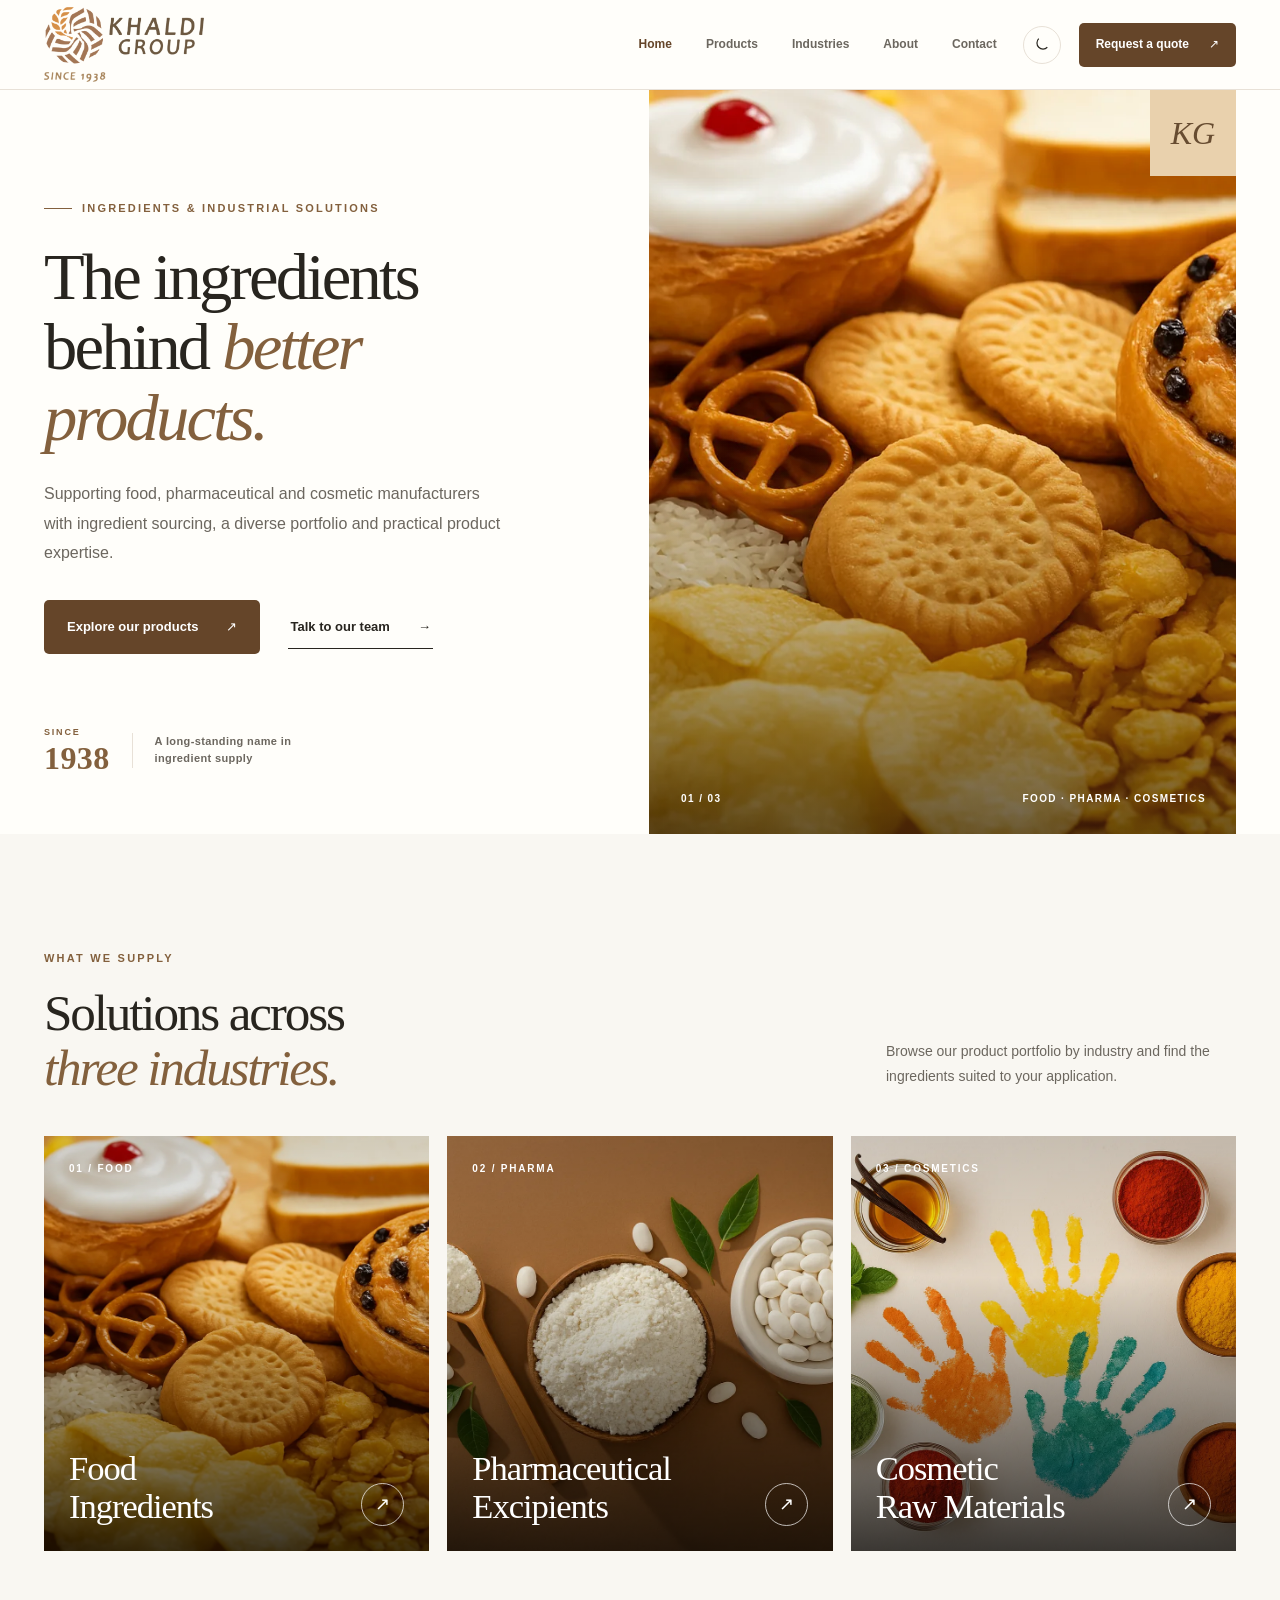
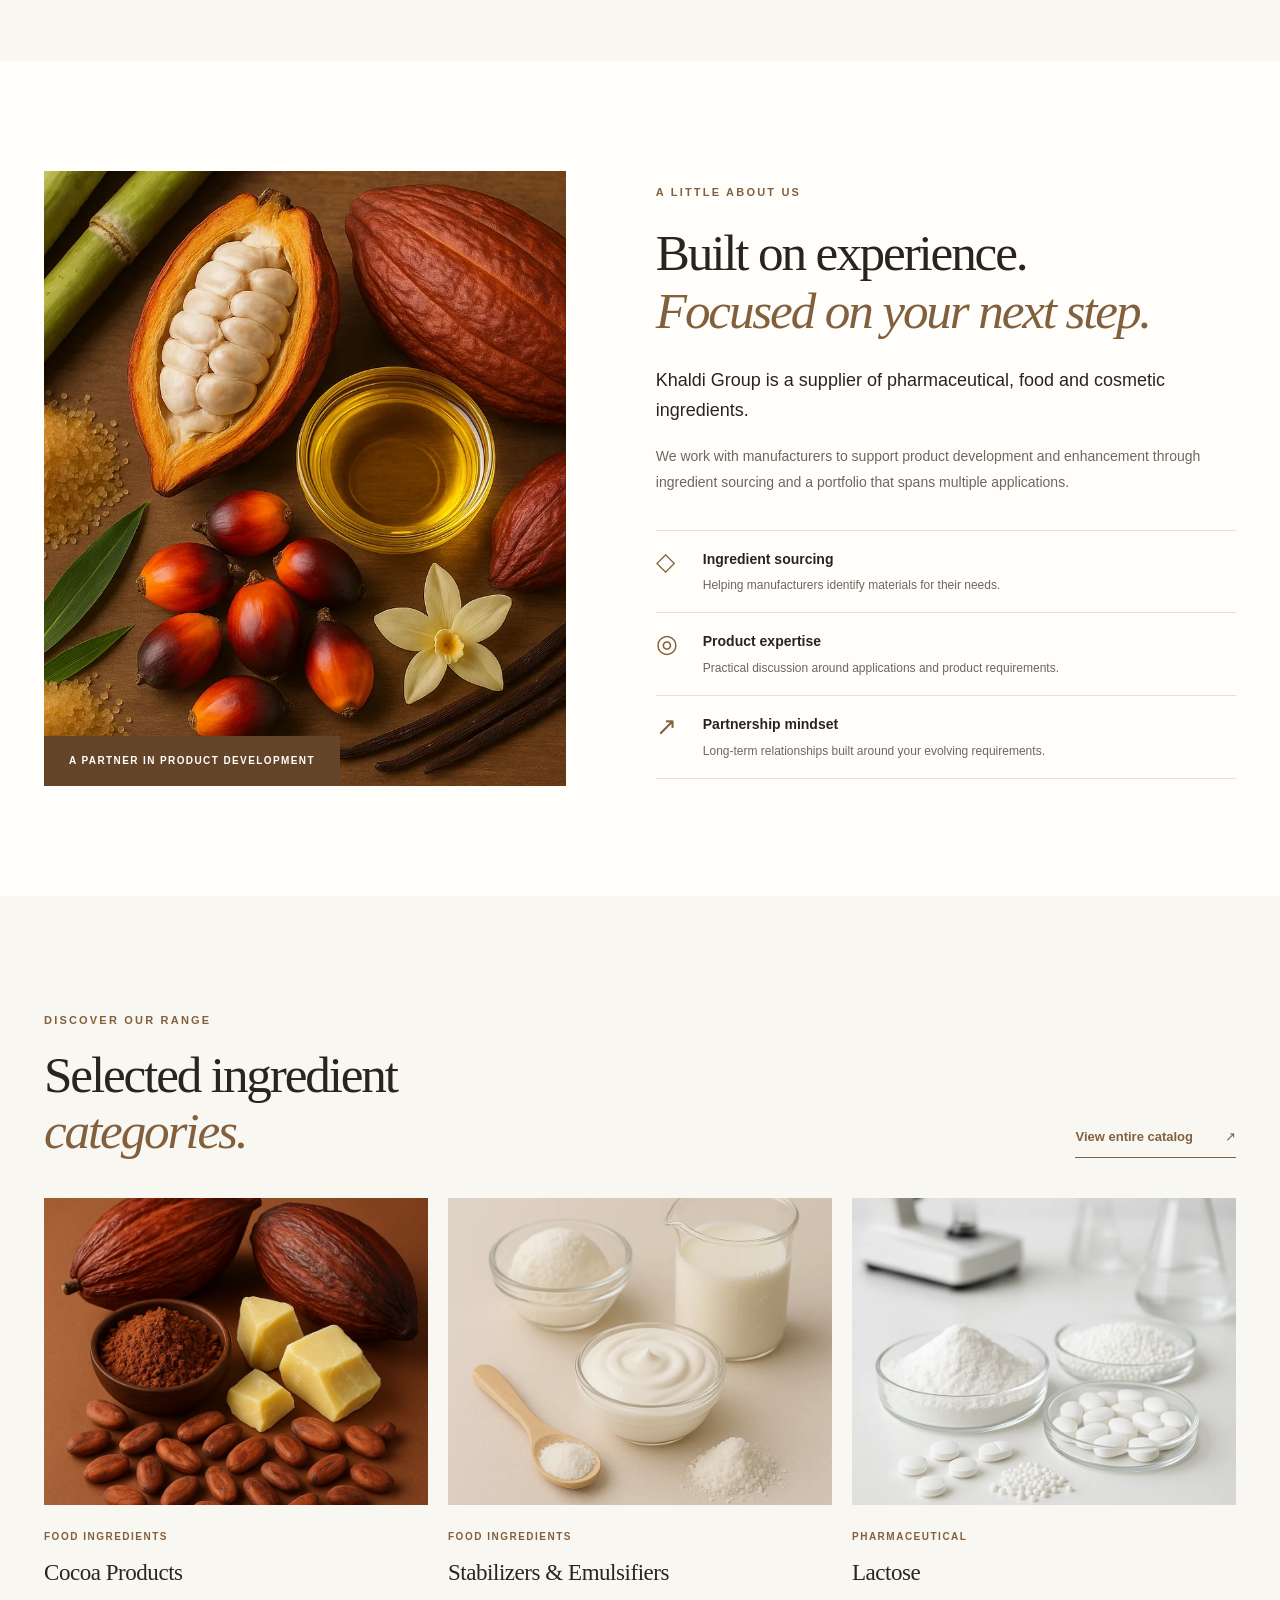
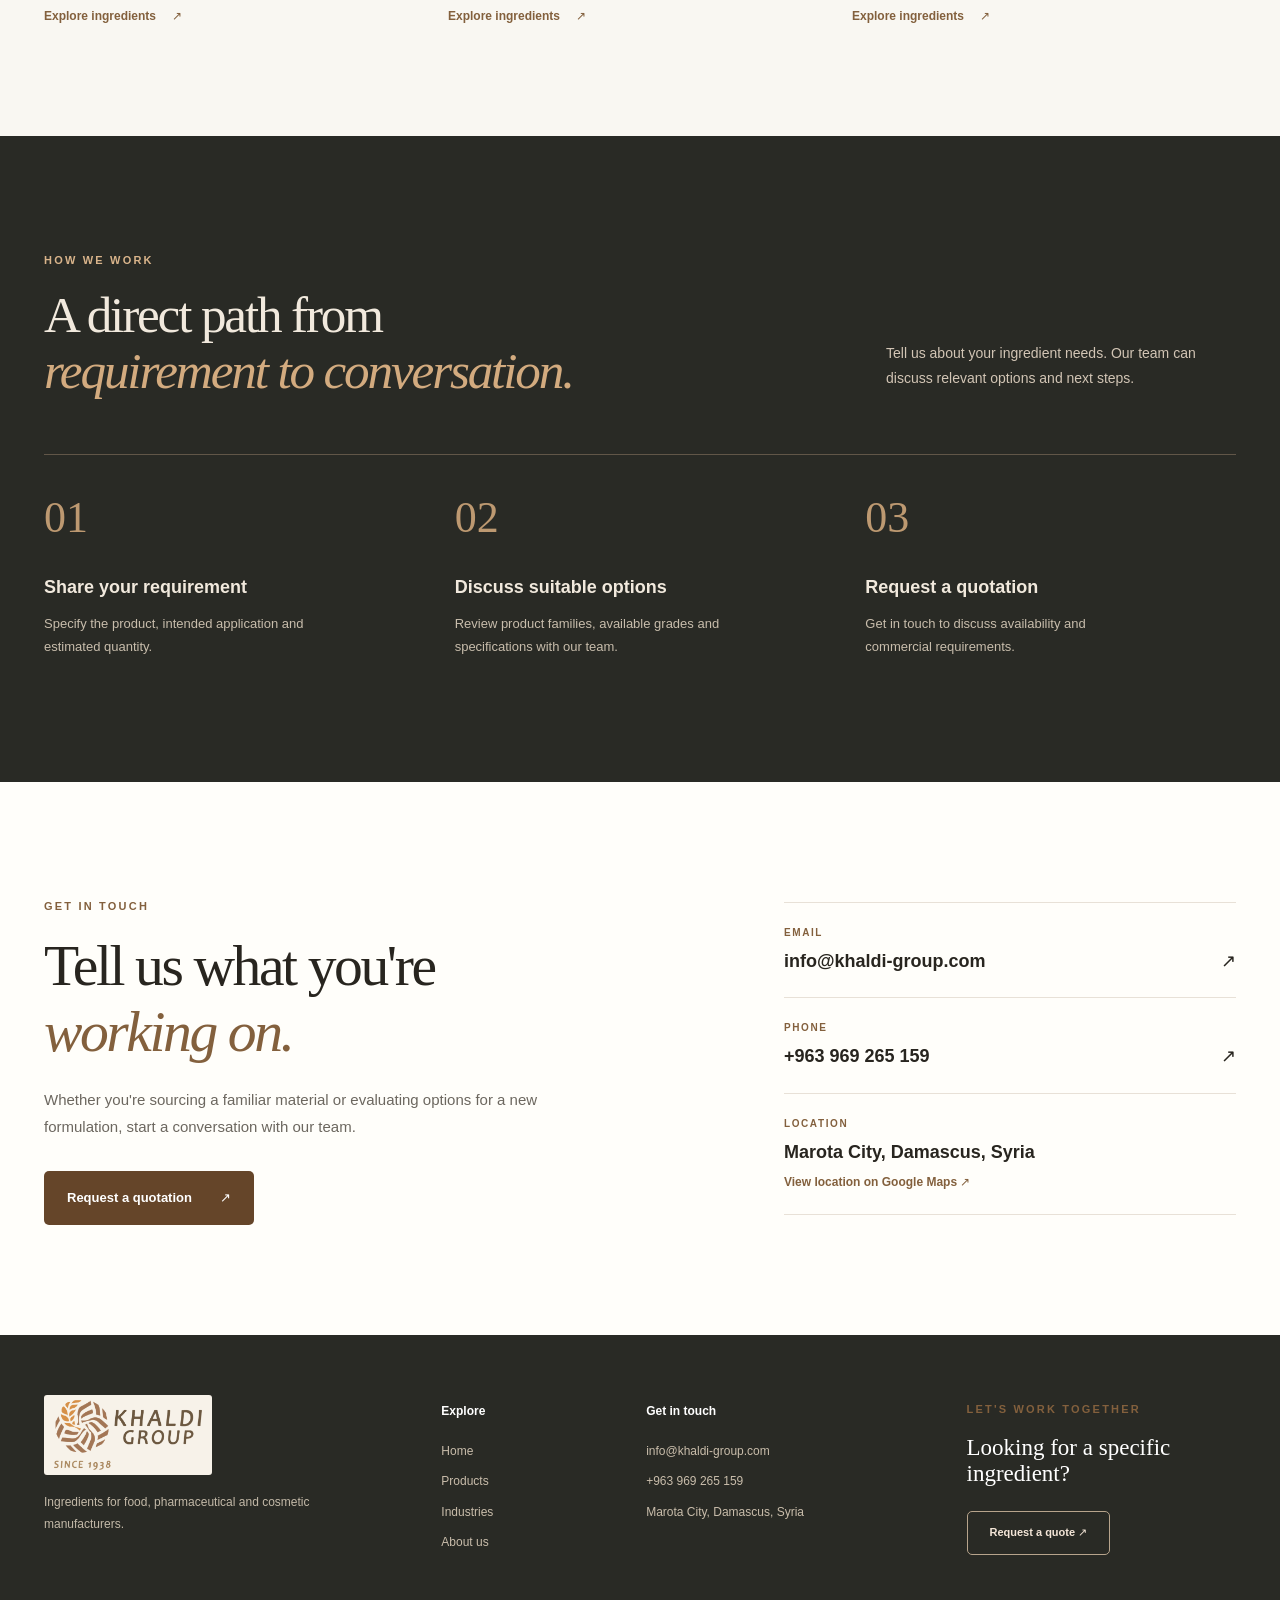
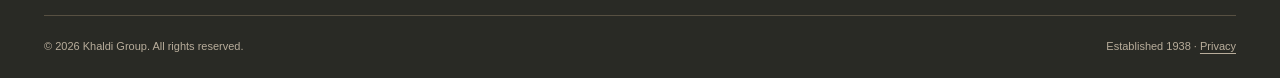
<file: khaldi-preview/index.html>
<!doctype html>
<html lang="en">
<head>
<meta charset="utf-8"><meta name="viewport" content="width=device-width, initial-scale=1">
<title>Khaldi Group — Ingredients for Food, Pharma &amp; Cosmetics</title>
<meta name="description" content="Khaldi Group supplies ingredients for food, pharmaceutical and cosmetic manufacturers.">
<meta name="theme-color" content="#f7f4ee">
<link rel="icon" href="assets/img/logo.png" type="image/png">
<link rel="stylesheet" href="assets/css/site.css">
<script>try{if(localStorage.getItem('khaldi-theme')==='dark')document.documentElement.dataset.theme='dark'}catch(e){}</script>
<script defer src="assets/js/site.js"></script>
</head><body>
<a class="skip-link" href="#main">Skip to content</a>
<header class="site-header" id="siteHeader"><div class="container header-wrap">
<a class="logo-link" href="index.html" aria-label="Khaldi Group — Home"><img src="assets/img/logo.png" alt="Khaldi Group, since 1938" width="220" height="104"></a>
<nav class="desktop-nav" aria-label="Main navigation"><a href="index.html" aria-current="page">Home</a><a href="products.html">Products</a><a href="index.html#industries">Industries</a><a href="index.html#about">About</a><a href="index.html#contact">Contact</a></nav>
<div class="header-actions"><button class="theme-btn" type="button" data-theme-toggle aria-label="Switch to dark mode" title="Toggle color theme"><svg viewBox="0 0 24 24" fill="none" stroke="currentColor" stroke-width="1.7" aria-hidden="true"><path d="M20.2 15.9A8.5 8.5 0 0 1 8.1 3.8 8.5 8.5 0 1 0 20.2 15.9Z"/></svg></button><a class="button button-sm button-solid header-quote" href="quote.html">Request a quote <span aria-hidden="true">↗</span></a><button id="menuToggle" class="menu-toggle" type="button" aria-controls="mobileNav" aria-expanded="false" aria-label="Open navigation"><span></span><span></span><span></span></button></div>
</div>
<nav class="mobile-nav" id="mobileNav" aria-label="Mobile navigation" hidden><a href="index.html" aria-current="page">Home</a><a href="products.html">Products</a><a href="index.html#industries">Industries</a><a href="index.html#about">About</a><a href="index.html#contact">Contact</a><a class="mobile-quote" href="quote.html">Request a quote ↗</a></nav>
</header>
<main id="main">
<section class="hero" aria-labelledby="hero-title"><div class="container hero-grid"><div class="hero-content">
<div class="eyebrow hero-eyebrow"><span class="eyebrow-line"></span> INGREDIENTS & INDUSTRIAL SOLUTIONS</div>
<h1 id="hero-title">The ingredients behind <em>better products.</em></h1>
<p class="hero-description">Supporting food, pharmaceutical and cosmetic manufacturers with ingredient sourcing, a diverse portfolio and practical product expertise.</p>
<div class="hero-actions"><a href="products.html" class="button button-solid">Explore our products <span aria-hidden="true">↗</span></a><a href="quote.html" class="button button-text">Talk to our team <span aria-hidden="true">→</span></a></div>
<div class="hero-meta"><span class="meta-mark">1938<span class="tiny">SINCE</span></span><span class="meta-divider"></span><span>A long-standing name in<br>ingredient supply</span></div>
</div><div class="hero-photo-wrap"><img class="hero-photo" src="assets/img/slider/food-ingredients.webp" alt="An assortment of food ingredients and finished products" width="1400" height="934" fetchpriority="high"><div class="hero-photo-overlay"><span>01 / 03</span><span>FOOD · PHARMA · COSMETICS</span></div><div class="hero-corner" aria-hidden="true"><span>KG</span></div></div></div></section>
<section class="industry-section section" id="industries"><div class="container"><div class="section-top"><div><span class="eyebrow">WHAT WE SUPPLY</span><h2>Solutions across<br><em>three industries.</em></h2></div><p>Browse our product portfolio by industry and find the ingredients suited to your application.</p></div>
<div class="industry-grid">
<a class="industry-card" href="products.html?category=food"><img src="assets/img/slider/food-ingredients.webp" loading="lazy" width="1000" height="666" alt="Food manufacturing ingredients"><div class="industry-overlay"><span class="industry-num">01 / FOOD</span><div><h3>Food<br>Ingredients</h3><span class="round-arrow" aria-hidden="true">↗</span></div></div></a>
<a class="industry-card" href="products.html?category=pharma"><img src="assets/img/slider/pharma-excipients.webp" loading="lazy" width="1000" height="666" alt="Pharmaceutical powders and excipients"><div class="industry-overlay"><span class="industry-num">02 / PHARMA</span><div><h3>Pharmaceutical<br>Excipients</h3><span class="round-arrow" aria-hidden="true">↗</span></div></div></a>
<a class="industry-card" href="products.html?category=cosmetics"><img src="assets/img/slider/cosmetic-raw-materials.webp" loading="lazy" width="1000" height="666" alt="Colorful cosmetic formulation ingredients"><div class="industry-overlay"><span class="industry-num">03 / COSMETICS</span><div><h3>Cosmetic<br>Raw Materials</h3><span class="round-arrow" aria-hidden="true">↗</span></div></div></a>
</div></div></section>
<section class="feature-section section" id="about"><div class="container feature-grid"><div class="feature-photo"><img src="assets/img/slider/cocoa.webp" alt="Raw cocoa beans, butter and other specialty ingredients" loading="lazy" width="1400" height="934"><span class="feature-caption">A PARTNER IN PRODUCT DEVELOPMENT</span></div><div class="feature-copy"><span class="eyebrow">A LITTLE ABOUT US</span><h2>Built on experience.<br><em>Focused on your next step.</em></h2><p class="large">Khaldi Group is a supplier of pharmaceutical, food and cosmetic ingredients.</p><p>We work with manufacturers to support product development and enhancement through ingredient sourcing and a portfolio that spans multiple applications.</p><div class="values"><div><span class="value-icon" aria-hidden="true">◇</span><div><h3>Ingredient sourcing</h3><p>Helping manufacturers identify materials for their needs.</p></div></div><div><span class="value-icon" aria-hidden="true">◎</span><div><h3>Product expertise</h3><p>Practical discussion around applications and product requirements.</p></div></div><div><span class="value-icon" aria-hidden="true">↗</span><div><h3>Partnership mindset</h3><p>Long-term relationships built around your evolving requirements.</p></div></div></div></div></div></section>
<section class="featured-section section"><div class="container"><div class="section-top"><div><span class="eyebrow">DISCOVER OUR RANGE</span><h2>Selected ingredient<br><em>categories.</em></h2></div><a class="text-link" href="products.html">View entire catalog <span aria-hidden="true">↗</span></a></div><div class="featured-grid">
<a class="featured-card" href="product.html?id=cocoa"><div class="featured-image"><img src="assets/img/home-products/cocoa.webp" alt="Cocoa products" loading="lazy" width="800" height="800"></div><span class="card-eyebrow">FOOD INGREDIENTS</span><h3>Cocoa Products</h3><span class="featured-card-action">Explore ingredients <span aria-hidden="true">↗</span></span></a>
<a class="featured-card" href="product.html?id=stabilizers"><div class="featured-image"><img src="assets/img/home-products/stabilizer.webp" alt="Stabilizers and emulsifiers" loading="lazy" width="800" height="800"></div><span class="card-eyebrow">FOOD INGREDIENTS</span><h3>Stabilizers & Emulsifiers</h3><span class="featured-card-action">Explore ingredients <span aria-hidden="true">↗</span></span></a>
<a class="featured-card" href="product.html?id=lactose"><div class="featured-image"><img src="assets/img/home-products/excipients.webp" alt="Pharmaceutical excipients" loading="lazy" width="800" height="800"></div><span class="card-eyebrow">PHARMACEUTICAL</span><h3>Lactose</h3><span class="featured-card-action">Explore ingredients <span aria-hidden="true">↗</span></span></a>
</div></div></section>
<section class="process-section section"><div class="container"><div class="section-top"><div><span class="eyebrow eyebrow-light">HOW WE WORK</span><h2>A direct path from<br><em>requirement to conversation.</em></h2></div><p>Tell us about your ingredient needs. Our team can discuss relevant options and next steps.</p></div><div class="process-grid"><div><span>01</span><h3>Share your requirement</h3><p>Specify the product, intended application and estimated quantity.</p></div><div><span>02</span><h3>Discuss suitable options</h3><p>Review product families, available grades and specifications with our team.</p></div><div><span>03</span><h3>Request a quotation</h3><p>Get in touch to discuss availability and commercial requirements.</p></div></div></div></section>
<section class="contact-section section" id="contact"><div class="container contact-grid"><div><span class="eyebrow">GET IN TOUCH</span><h2>Tell us what you're<br><em>working on.</em></h2><p>Whether you're sourcing a familiar material or evaluating options for a new formulation, start a conversation with our team.</p><a class="button button-solid" href="quote.html">Request a quotation <span aria-hidden="true">↗</span></a></div><div class="contact-details"><div><span>EMAIL</span><a href="mailto:info@khaldi-group.com">info@khaldi-group.com <span aria-hidden="true">↗</span></a></div><div><span>PHONE</span><a href="tel:+963969265159">+963 969 265 159 <span aria-hidden="true">↗</span></a></div><div><span>LOCATION</span><p>Marota City, Damascus, Syria</p><a class="location-link" href="https://maps.app.goo.gl/s6fQLEBeR5G2SeN99" target="_blank" rel="noopener noreferrer">View location on Google Maps ↗</a></div></div></div></section>
</main><footer class="site-footer"><div class="container"><div class="footer-main"><div class="footer-brand"><a href="index.html"><img src="assets/img/logo.png" alt="Khaldi Group" width="220" height="104" loading="lazy"></a><p>Ingredients for food, pharmaceutical and cosmetic manufacturers.</p></div><div><h3>Explore</h3><a href="index.html">Home</a><a href="products.html">Products</a><a href="index.html#industries">Industries</a><a href="index.html#about">About us</a></div><div><h3>Get in touch</h3><a href="mailto:info@khaldi-group.com">info@khaldi-group.com</a><a href="tel:+963969265159">+963 969 265 159</a><span>Marota City, Damascus, Syria</span></div><div class="footer-cta"><span class="eyebrow">LET'S WORK TOGETHER</span><h3>Looking for a specific ingredient?</h3><a class="button button-outline-light" href="quote.html">Request a quote ↗</a></div></div><div class="footer-bottom"><span>© <span data-current-year>2026</span> Khaldi Group. All rights reserved.</span><span>Established 1938 · <a href="privacy.html">Privacy</a></span></div></div></footer><script defer src="assets/js/catalog.js"></script></body></html>
</file>
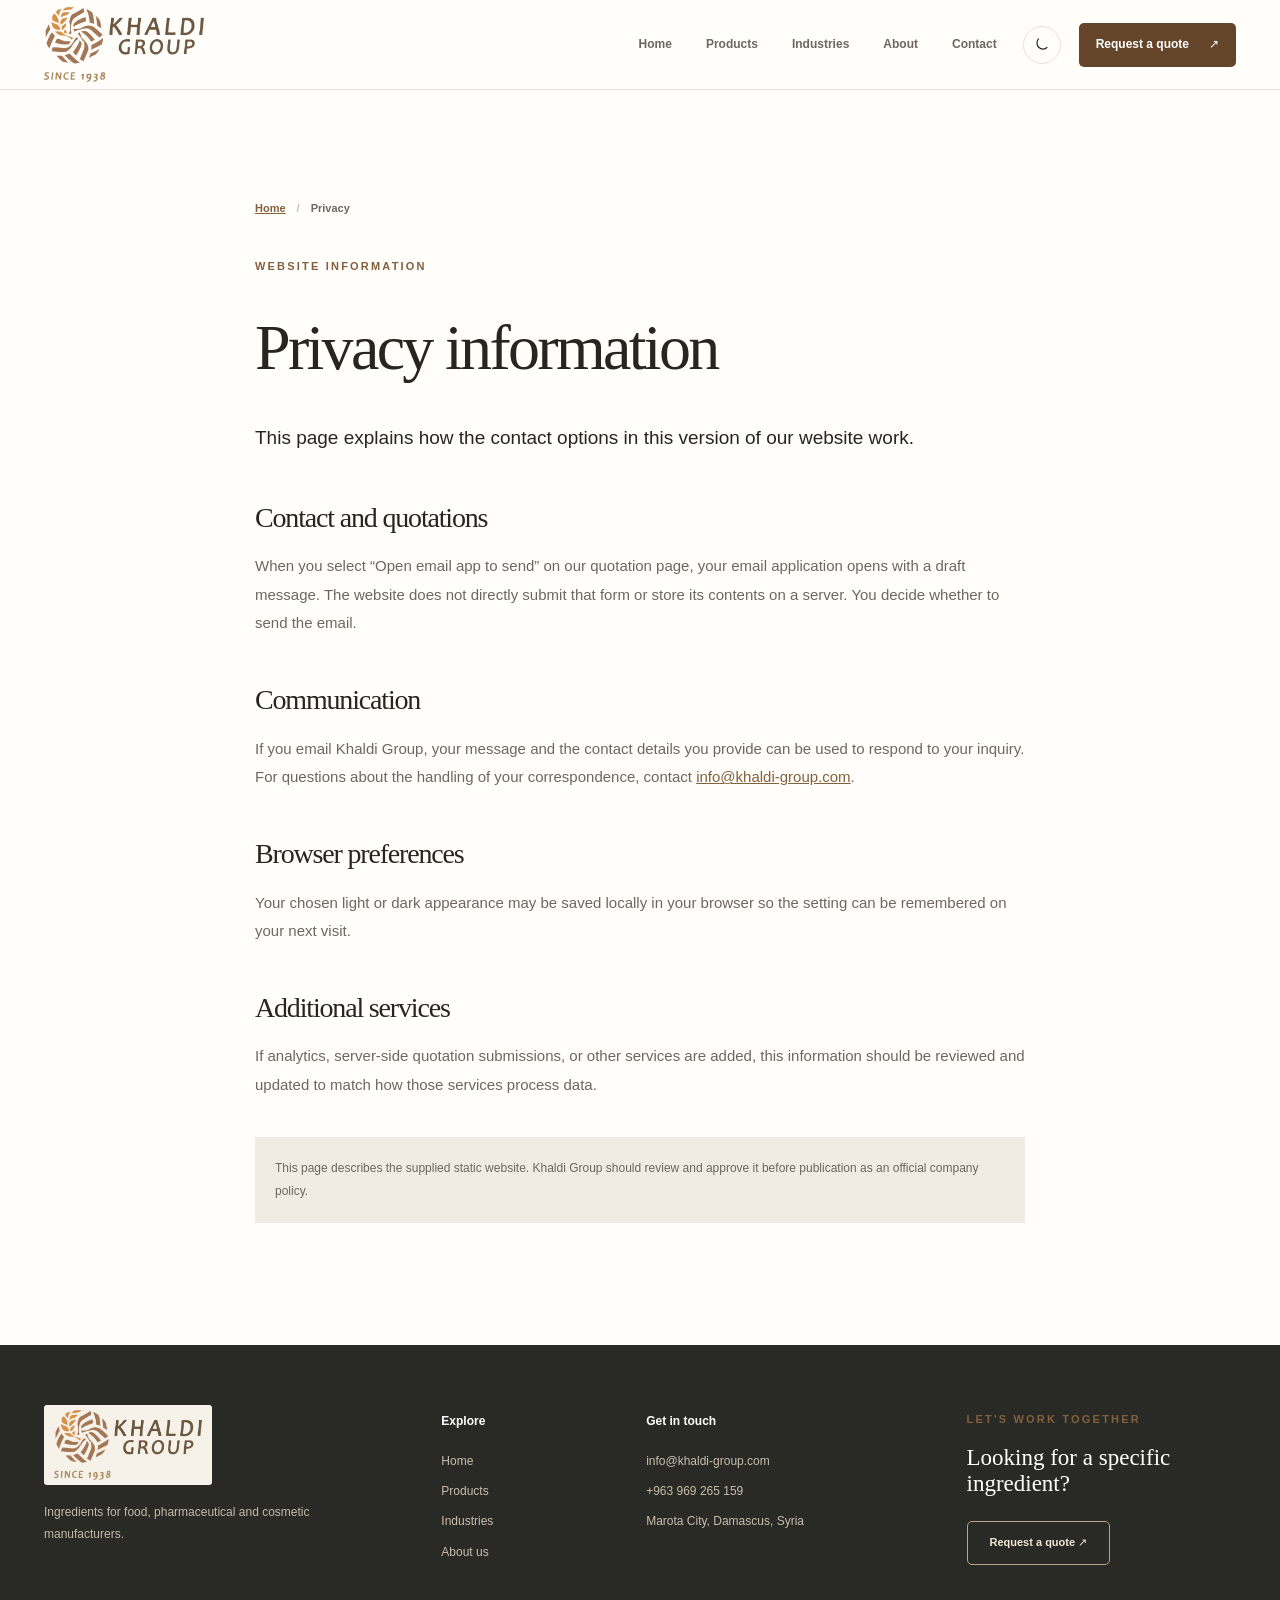
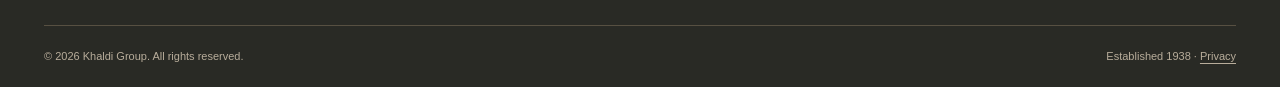
<file: khaldi-preview/privacy.html>
<!doctype html>
<html lang="en">
<head>
<meta charset="utf-8"><meta name="viewport" content="width=device-width, initial-scale=1">
<title>Privacy Information — Khaldi Group</title>
<meta name="description" content="Information about the Khaldi Group website and contacting our team.">
<meta name="theme-color" content="#f7f4ee">
<link rel="icon" href="assets/img/logo.png" type="image/png">
<link rel="stylesheet" href="assets/css/site.css">
<script>try{if(localStorage.getItem('khaldi-theme')==='dark')document.documentElement.dataset.theme='dark'}catch(e){}</script>
<script defer src="assets/js/site.js"></script>
</head><body>
<a class="skip-link" href="#main">Skip to content</a>
<header class="site-header" id="siteHeader"><div class="container header-wrap">
<a class="logo-link" href="index.html" aria-label="Khaldi Group — Home"><img src="assets/img/logo.png" alt="Khaldi Group, since 1938" width="220" height="104"></a>
<nav class="desktop-nav" aria-label="Main navigation"><a href="index.html">Home</a><a href="products.html">Products</a><a href="index.html#industries">Industries</a><a href="index.html#about">About</a><a href="index.html#contact">Contact</a></nav>
<div class="header-actions"><button class="theme-btn" type="button" data-theme-toggle aria-label="Switch to dark mode" title="Toggle color theme"><svg viewBox="0 0 24 24" fill="none" stroke="currentColor" stroke-width="1.7" aria-hidden="true"><path d="M20.2 15.9A8.5 8.5 0 0 1 8.1 3.8 8.5 8.5 0 1 0 20.2 15.9Z"/></svg></button><a class="button button-sm button-solid header-quote" href="quote.html">Request a quote <span aria-hidden="true">↗</span></a><button id="menuToggle" class="menu-toggle" type="button" aria-controls="mobileNav" aria-expanded="false" aria-label="Open navigation"><span></span><span></span><span></span></button></div>
</div>
<nav class="mobile-nav" id="mobileNav" aria-label="Mobile navigation" hidden><a href="index.html">Home</a><a href="products.html">Products</a><a href="index.html#industries">Industries</a><a href="index.html#about">About</a><a href="index.html#contact">Contact</a><a class="mobile-quote" href="quote.html">Request a quote ↗</a></nav>
</header>
<main id="main"><section class="legal-section section"><div class="container narrow"><div class="breadcrumb"><a href="index.html">Home</a><span>/</span> Privacy</div><span class="eyebrow">WEBSITE INFORMATION</span><h1>Privacy information</h1><p class="large">This page explains how the contact options in this version of our website work.</p><h2>Contact and quotations</h2><p>When you select “Open email app to send” on our quotation page, your email application opens with a draft message. The website does not directly submit that form or store its contents on a server. You decide whether to send the email.</p><h2>Communication</h2><p>If you email Khaldi Group, your message and the contact details you provide can be used to respond to your inquiry. For questions about the handling of your correspondence, contact <a href="mailto:info@khaldi-group.com">info@khaldi-group.com</a>.</p><h2>Browser preferences</h2><p>Your chosen light or dark appearance may be saved locally in your browser so the setting can be remembered on your next visit.</p><h2>Additional services</h2><p>If analytics, server-side quotation submissions, or other services are added, this information should be reviewed and updated to match how those services process data.</p><p class="legal-note">This page describes the supplied static website. Khaldi Group should review and approve it before publication as an official company policy.</p></div></section></main><footer class="site-footer"><div class="container"><div class="footer-main"><div class="footer-brand"><a href="index.html"><img src="assets/img/logo.png" alt="Khaldi Group" width="220" height="104" loading="lazy"></a><p>Ingredients for food, pharmaceutical and cosmetic manufacturers.</p></div><div><h3>Explore</h3><a href="index.html">Home</a><a href="products.html">Products</a><a href="index.html#industries">Industries</a><a href="index.html#about">About us</a></div><div><h3>Get in touch</h3><a href="mailto:info@khaldi-group.com">info@khaldi-group.com</a><a href="tel:+963969265159">+963 969 265 159</a><span>Marota City, Damascus, Syria</span></div><div class="footer-cta"><span class="eyebrow">LET'S WORK TOGETHER</span><h3>Looking for a specific ingredient?</h3><a class="button button-outline-light" href="quote.html">Request a quote ↗</a></div></div><div class="footer-bottom"><span>© <span data-current-year>2026</span> Khaldi Group. All rights reserved.</span><span>Established 1938 · <a href="privacy.html">Privacy</a></span></div></div></footer><script defer src="assets/js/catalog.js"></script></body></html>
</file>
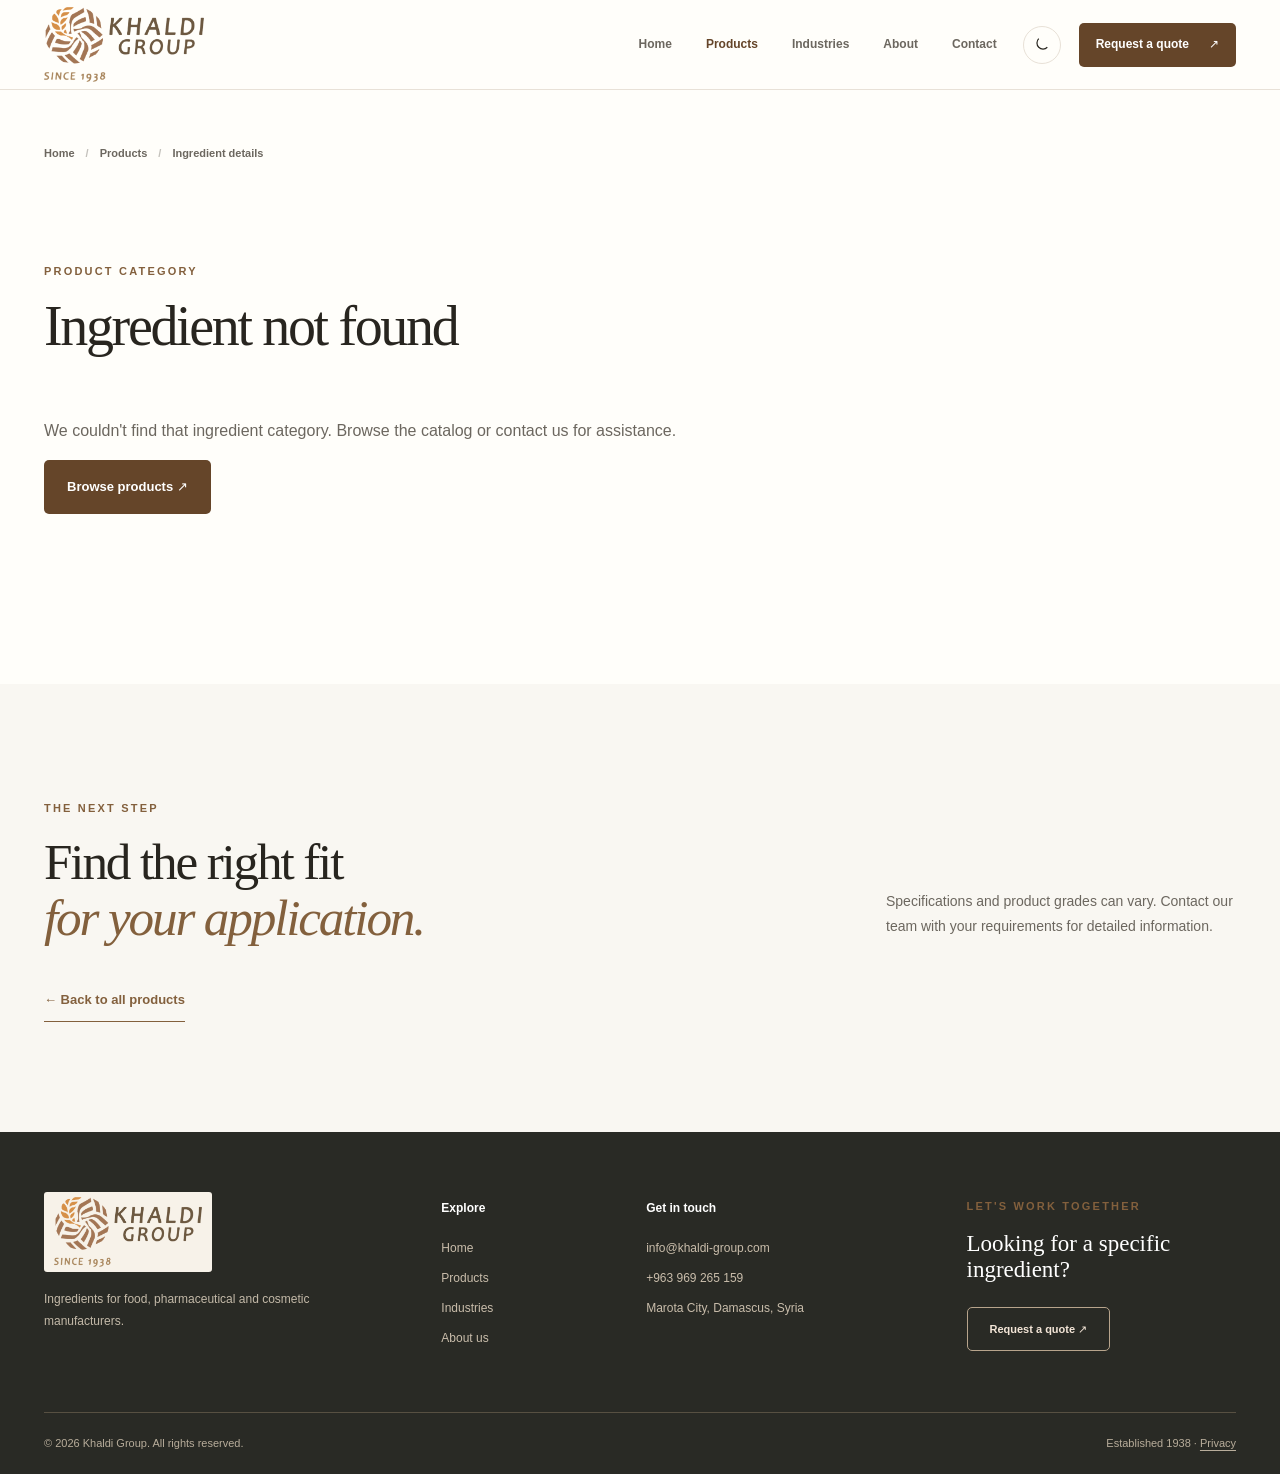
<file: khaldi-preview/product.html>
<!doctype html>
<html lang="en">
<head>
<meta charset="utf-8"><meta name="viewport" content="width=device-width, initial-scale=1">
<title>Ingredient Details — Khaldi Group</title>
<meta name="description" content="Explore an ingredient category and request product details from Khaldi Group.">
<meta name="theme-color" content="#f7f4ee">
<link rel="icon" href="assets/img/logo.png" type="image/png">
<link rel="stylesheet" href="assets/css/site.css">
<script>try{if(localStorage.getItem('khaldi-theme')==='dark')document.documentElement.dataset.theme='dark'}catch(e){}</script>
<script defer src="assets/js/site.js"></script>
</head><body>
<a class="skip-link" href="#main">Skip to content</a>
<header class="site-header" id="siteHeader"><div class="container header-wrap">
<a class="logo-link" href="index.html" aria-label="Khaldi Group — Home"><img src="assets/img/logo.png" alt="Khaldi Group, since 1938" width="220" height="104"></a>
<nav class="desktop-nav" aria-label="Main navigation"><a href="index.html">Home</a><a href="products.html" aria-current="page">Products</a><a href="index.html#industries">Industries</a><a href="index.html#about">About</a><a href="index.html#contact">Contact</a></nav>
<div class="header-actions"><button class="theme-btn" type="button" data-theme-toggle aria-label="Switch to dark mode" title="Toggle color theme"><svg viewBox="0 0 24 24" fill="none" stroke="currentColor" stroke-width="1.7" aria-hidden="true"><path d="M20.2 15.9A8.5 8.5 0 0 1 8.1 3.8 8.5 8.5 0 1 0 20.2 15.9Z"/></svg></button><a class="button button-sm button-solid header-quote" href="quote.html">Request a quote <span aria-hidden="true">↗</span></a><button id="menuToggle" class="menu-toggle" type="button" aria-controls="mobileNav" aria-expanded="false" aria-label="Open navigation"><span></span><span></span><span></span></button></div>
</div>
<nav class="mobile-nav" id="mobileNav" aria-label="Mobile navigation" hidden><a href="index.html">Home</a><a href="products.html" aria-current="page">Products</a><a href="index.html#industries">Industries</a><a href="index.html#about">About</a><a href="index.html#contact">Contact</a><a class="mobile-quote" href="quote.html">Request a quote ↗</a></nav>
</header>
<main id="main"><section class="product-detail-section section"><div class="container"><div class="breadcrumb"><a href="index.html">Home</a><span>/</span><a href="products.html">Products</a><span>/</span><span id="productCrumb">Ingredient details</span></div><div id="productDetail" class="detail-grid"><div class="detail-picture skeleton"></div><div class="detail-info"><span class="eyebrow">INGREDIENT CATEGORY</span><h1>Loading ingredient details...</h1></div></div></div></section>
<section class="detail-followup section"><div class="container"><div class="section-top"><div><span class="eyebrow">THE NEXT STEP</span><h2>Find the right fit<br><em>for your application.</em></h2></div><p>Specifications and product grades can vary. Contact our team with your requirements for detailed information.</p></div><a href="products.html" class="text-link">← Back to all products</a></div></section>
</main><footer class="site-footer"><div class="container"><div class="footer-main"><div class="footer-brand"><a href="index.html"><img src="assets/img/logo.png" alt="Khaldi Group" width="220" height="104" loading="lazy"></a><p>Ingredients for food, pharmaceutical and cosmetic manufacturers.</p></div><div><h3>Explore</h3><a href="index.html">Home</a><a href="products.html">Products</a><a href="index.html#industries">Industries</a><a href="index.html#about">About us</a></div><div><h3>Get in touch</h3><a href="mailto:info@khaldi-group.com">info@khaldi-group.com</a><a href="tel:+963969265159">+963 969 265 159</a><span>Marota City, Damascus, Syria</span></div><div class="footer-cta"><span class="eyebrow">LET'S WORK TOGETHER</span><h3>Looking for a specific ingredient?</h3><a class="button button-outline-light" href="quote.html">Request a quote ↗</a></div></div><div class="footer-bottom"><span>© <span data-current-year>2026</span> Khaldi Group. All rights reserved.</span><span>Established 1938 · <a href="privacy.html">Privacy</a></span></div></div></footer><script defer src="assets/js/catalog.js"></script></body></html>
</file>
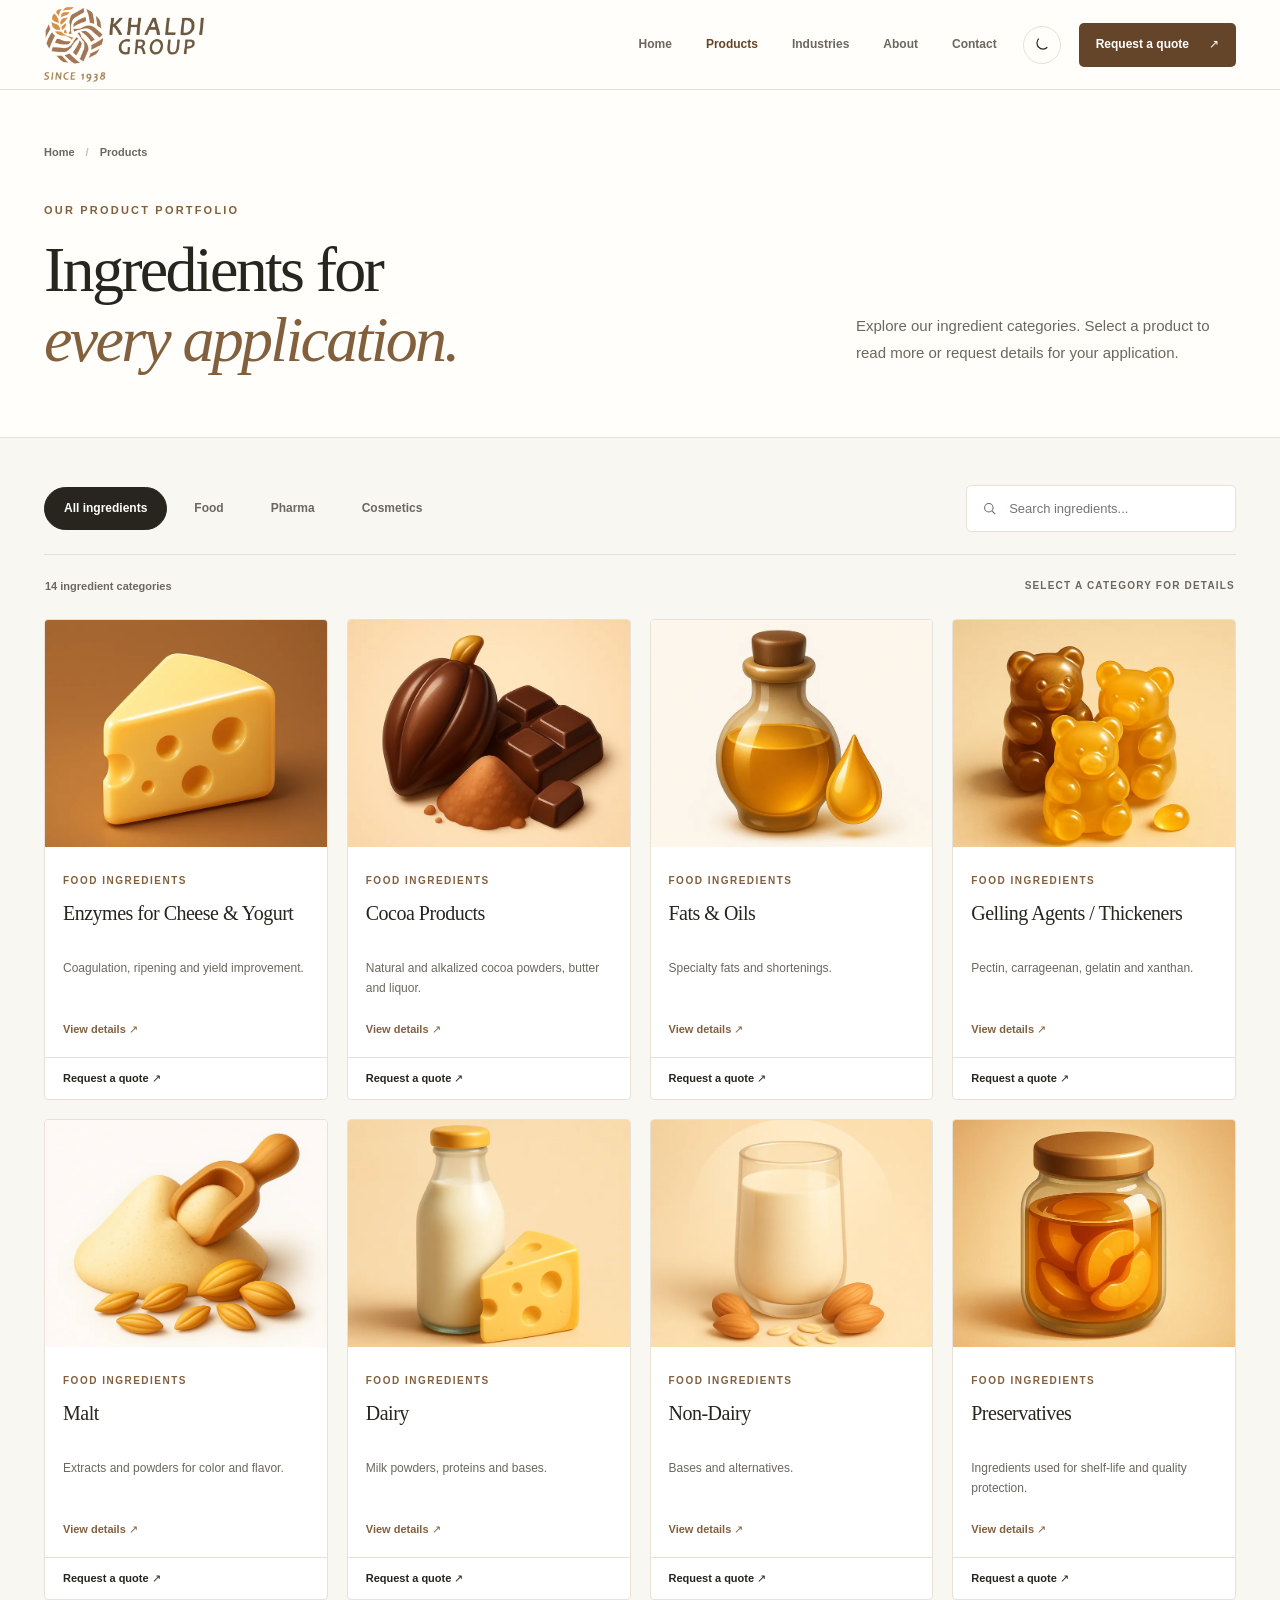
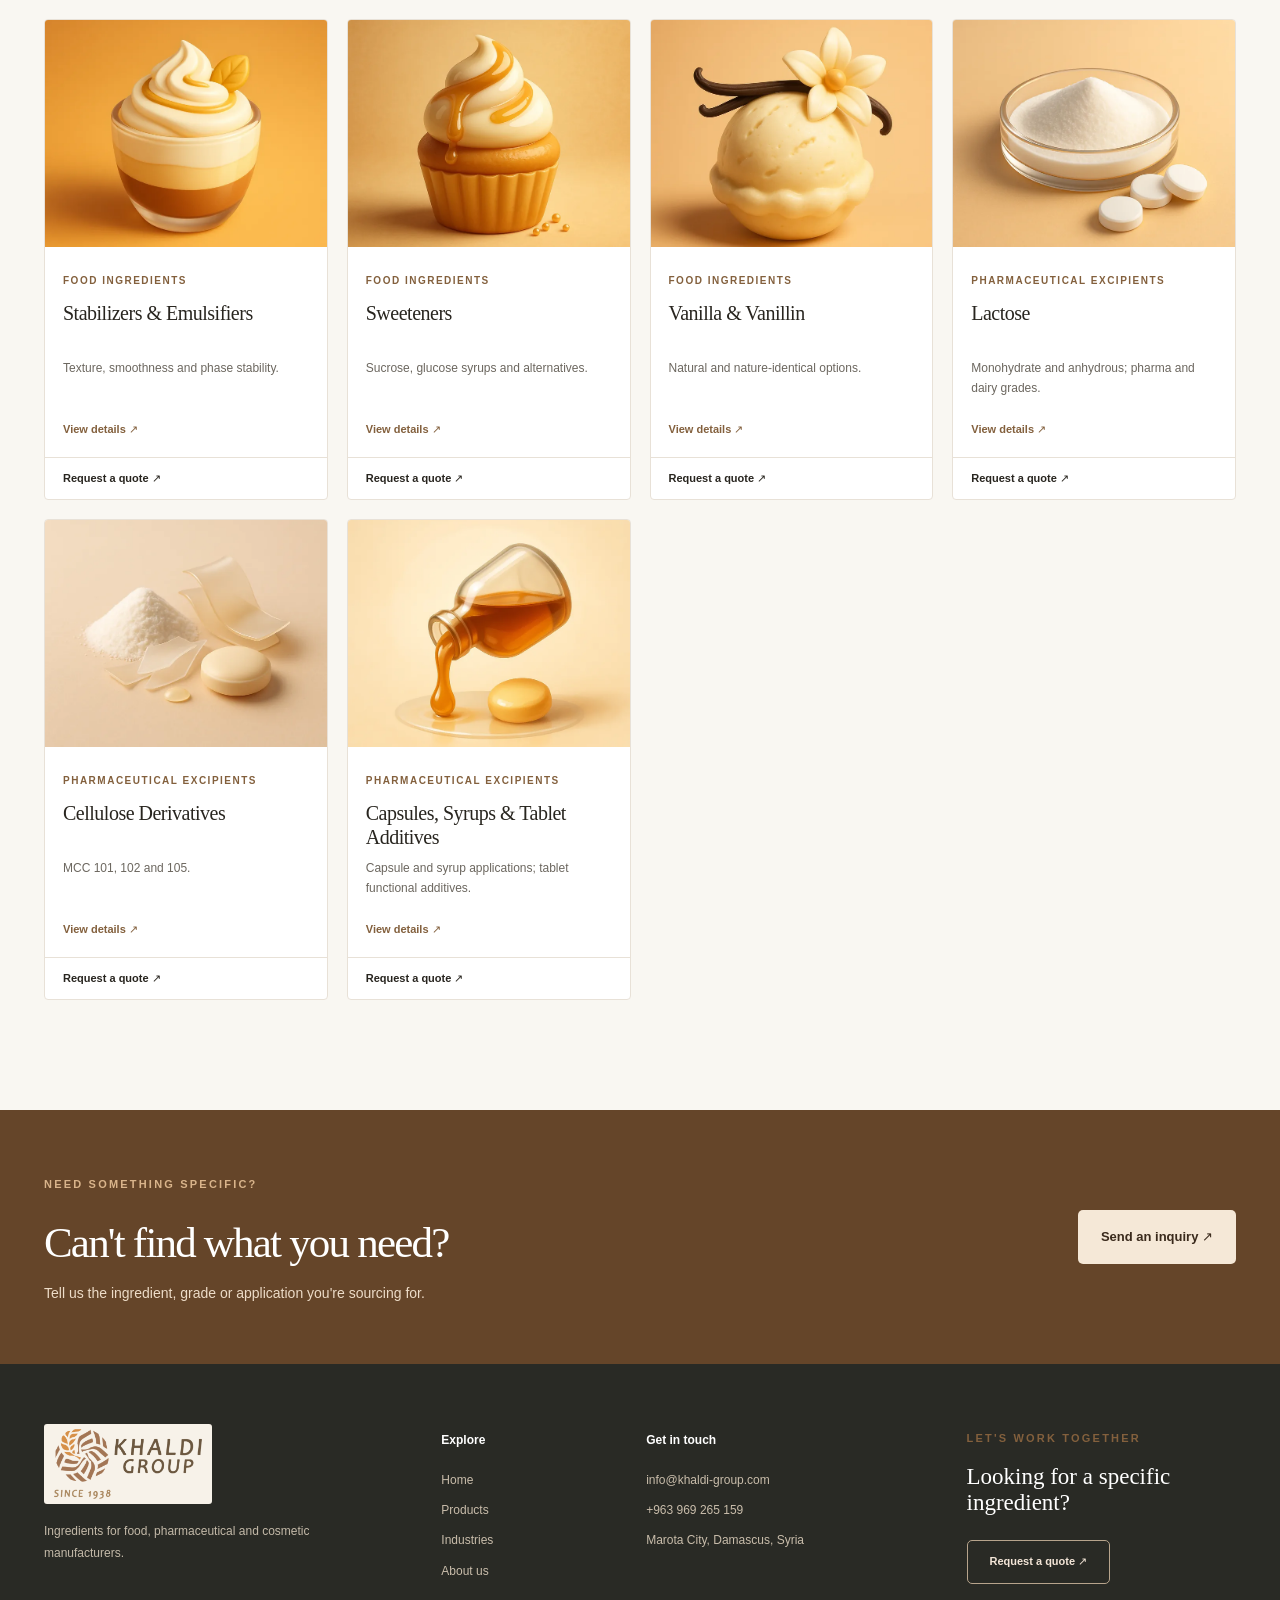
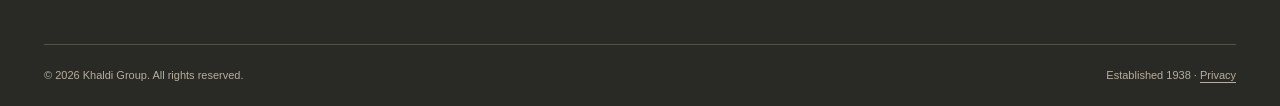
<file: khaldi-preview/products.html>
<!doctype html>
<html lang="en">
<head>
<meta charset="utf-8"><meta name="viewport" content="width=device-width, initial-scale=1">
<title>Ingredients &amp; Products — Khaldi Group</title>
<meta name="description" content="Explore Khaldi Group ingredient categories for food and pharmaceutical manufacturing, and inquire about cosmetic raw materials.">
<meta name="theme-color" content="#f7f4ee">
<link rel="icon" href="assets/img/logo.png" type="image/png">
<link rel="stylesheet" href="assets/css/site.css">
<script>try{if(localStorage.getItem('khaldi-theme')==='dark')document.documentElement.dataset.theme='dark'}catch(e){}</script>
<script defer src="assets/js/site.js"></script>
</head><body>
<a class="skip-link" href="#main">Skip to content</a>
<header class="site-header" id="siteHeader"><div class="container header-wrap">
<a class="logo-link" href="index.html" aria-label="Khaldi Group — Home"><img src="assets/img/logo.png" alt="Khaldi Group, since 1938" width="220" height="104"></a>
<nav class="desktop-nav" aria-label="Main navigation"><a href="index.html">Home</a><a href="products.html" aria-current="page">Products</a><a href="index.html#industries">Industries</a><a href="index.html#about">About</a><a href="index.html#contact">Contact</a></nav>
<div class="header-actions"><button class="theme-btn" type="button" data-theme-toggle aria-label="Switch to dark mode" title="Toggle color theme"><svg viewBox="0 0 24 24" fill="none" stroke="currentColor" stroke-width="1.7" aria-hidden="true"><path d="M20.2 15.9A8.5 8.5 0 0 1 8.1 3.8 8.5 8.5 0 1 0 20.2 15.9Z"/></svg></button><a class="button button-sm button-solid header-quote" href="quote.html">Request a quote <span aria-hidden="true">↗</span></a><button id="menuToggle" class="menu-toggle" type="button" aria-controls="mobileNav" aria-expanded="false" aria-label="Open navigation"><span></span><span></span><span></span></button></div>
</div>
<nav class="mobile-nav" id="mobileNav" aria-label="Mobile navigation" hidden><a href="index.html">Home</a><a href="products.html" aria-current="page">Products</a><a href="index.html#industries">Industries</a><a href="index.html#about">About</a><a href="index.html#contact">Contact</a><a class="mobile-quote" href="quote.html">Request a quote ↗</a></nav>
</header>
<main id="main"><section class="page-intro"><div class="container"><div class="breadcrumb"><a href="index.html">Home</a><span>/</span> Products</div><div class="page-intro-grid"><div><span class="eyebrow">OUR PRODUCT PORTFOLIO</span><h1>Ingredients for<br><em>every application.</em></h1></div><p>Explore our ingredient categories. Select a product to read more or request details for your application.</p></div></div></section>
<section class="catalog-section section"><div class="container"><div class="catalog-toolbar"><div class="catalog-tabs" role="group" aria-label="Filter by industry"><button type="button" class="filter-tab active" data-category="all" aria-pressed="true">All ingredients</button><button type="button" class="filter-tab" data-category="food" aria-pressed="false">Food</button><button type="button" class="filter-tab" data-category="pharma" aria-pressed="false">Pharma</button><button type="button" class="filter-tab" data-category="cosmetics" aria-pressed="false">Cosmetics</button></div><label class="catalog-search"><svg aria-hidden="true" viewBox="0 0 24 24"><circle cx="10.8" cy="10.8" r="6.7"/><path d="m16 16 5 5"/></svg><span class="sr-only">Search ingredient categories</span><input id="productSearch" type="search" autocomplete="off" placeholder="Search ingredients..." maxlength="90"></label></div>
<div class="catalog-meta"><span id="catalogCount" aria-live="polite"></span><span>SELECT A CATEGORY FOR DETAILS</span></div>
<div class="catalog-grid" id="catalogGrid"></div><div id="catalogEmpty" class="catalog-empty" hidden><h2>No matching ingredient categories</h2><p>Try a different search, or contact us about a specific ingredient.</p><a href="quote.html" class="button button-solid">Ask our team ↗</a></div>
<div id="cosmeticsPanel" class="cosmetics-panel" hidden><img src="assets/img/slider/cosmetic-raw-materials.webp" alt="Colorful ingredients for cosmetics" loading="lazy" width="720" height="480"><div><span class="eyebrow">COSMETIC INGREDIENTS</span><h2>Let's discuss your formulation requirements.</h2><p>Our overview lists cosmetic raw materials among our business areas. A detailed cosmetic catalog has not yet been provided for publication. Tell our team what material you're looking for.</p><a href="quote.html?category=cosmetics" class="button button-solid">Inquire about cosmetics ↗</a></div></div>
</div></section>
<section class="callout-section"><div class="container callout-grid"><div><span class="eyebrow eyebrow-light">NEED SOMETHING SPECIFIC?</span><h2>Can't find what you need?</h2><p>Tell us the ingredient, grade or application you're sourcing for.</p></div><a href="quote.html" class="button button-cream">Send an inquiry ↗</a></div></section>
</main><footer class="site-footer"><div class="container"><div class="footer-main"><div class="footer-brand"><a href="index.html"><img src="assets/img/logo.png" alt="Khaldi Group" width="220" height="104" loading="lazy"></a><p>Ingredients for food, pharmaceutical and cosmetic manufacturers.</p></div><div><h3>Explore</h3><a href="index.html">Home</a><a href="products.html">Products</a><a href="index.html#industries">Industries</a><a href="index.html#about">About us</a></div><div><h3>Get in touch</h3><a href="mailto:info@khaldi-group.com">info@khaldi-group.com</a><a href="tel:+963969265159">+963 969 265 159</a><span>Marota City, Damascus, Syria</span></div><div class="footer-cta"><span class="eyebrow">LET'S WORK TOGETHER</span><h3>Looking for a specific ingredient?</h3><a class="button button-outline-light" href="quote.html">Request a quote ↗</a></div></div><div class="footer-bottom"><span>© <span data-current-year>2026</span> Khaldi Group. All rights reserved.</span><span>Established 1938 · <a href="privacy.html">Privacy</a></span></div></div></footer><script defer src="assets/js/catalog.js"></script></body></html>
</file>
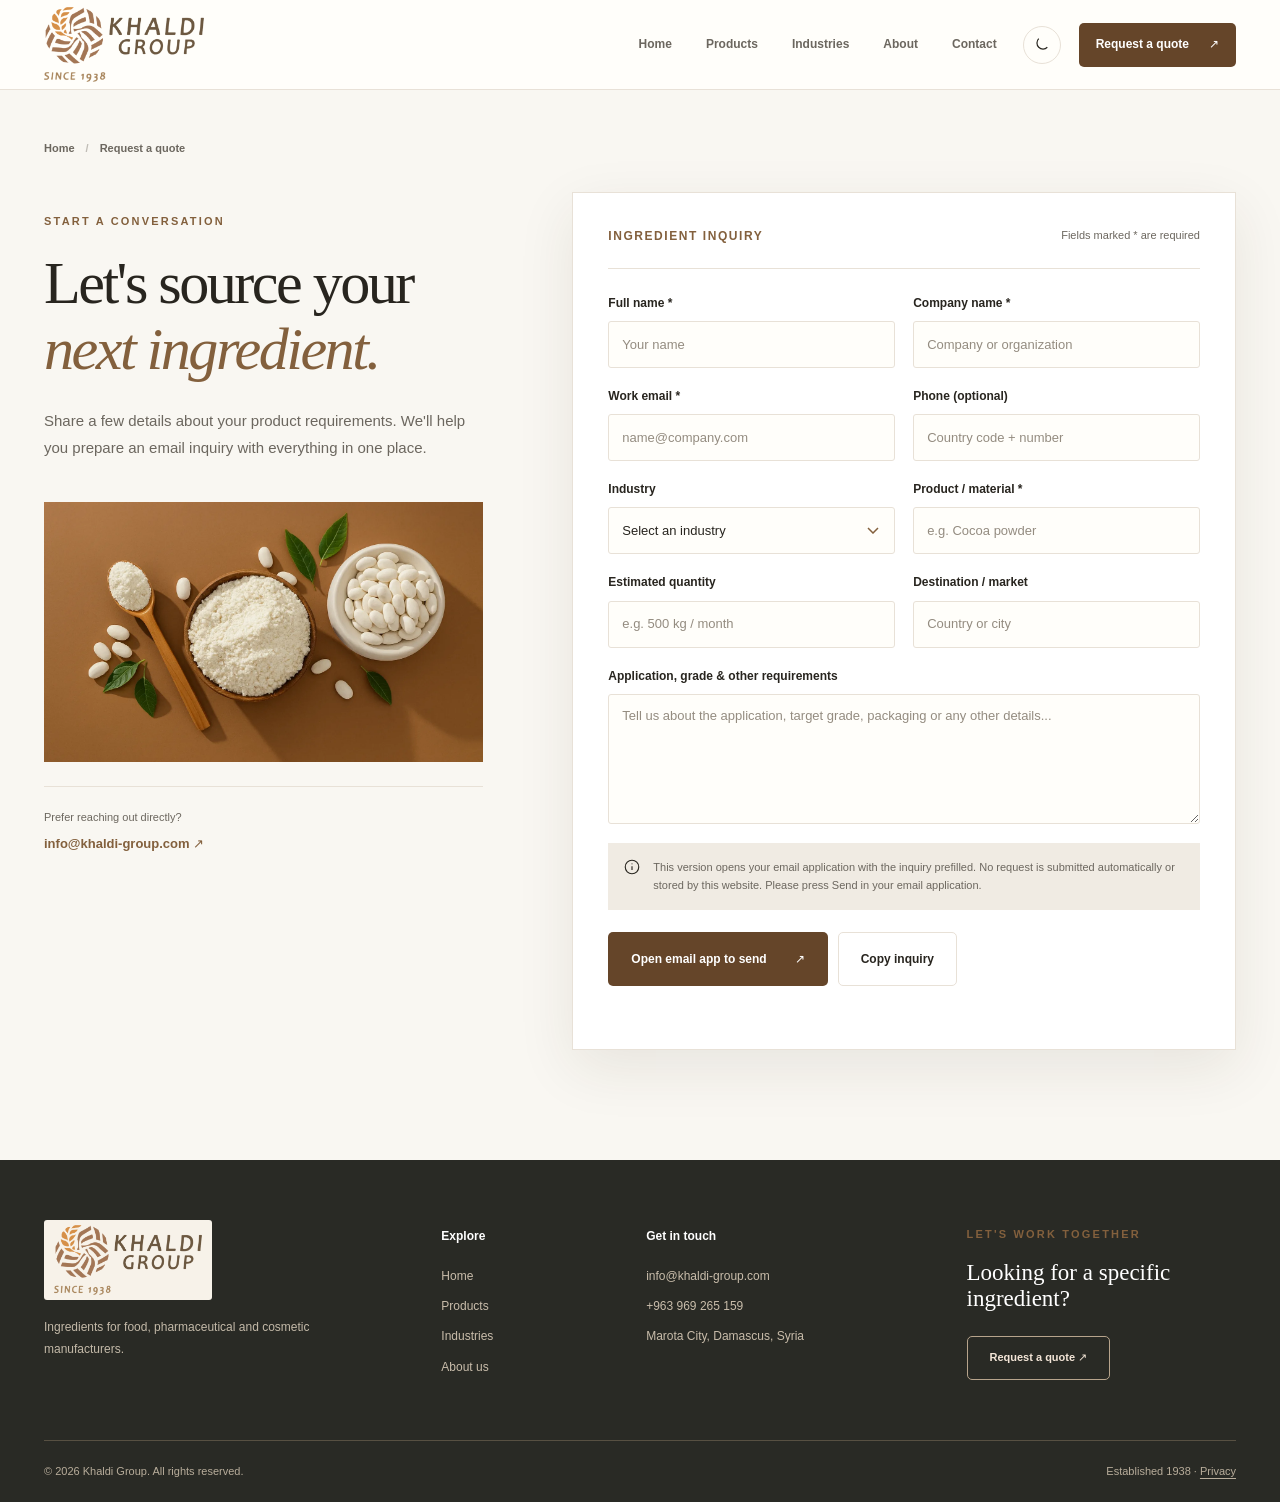
<file: khaldi-preview/quote.html>
<!doctype html>
<html lang="en">
<head>
<meta charset="utf-8"><meta name="viewport" content="width=device-width, initial-scale=1">
<title>Request a Quotation — Khaldi Group</title>
<meta name="description" content="Contact Khaldi Group about sourcing food, pharmaceutical or cosmetic ingredients.">
<meta name="theme-color" content="#f7f4ee">
<link rel="icon" href="assets/img/logo.png" type="image/png">
<link rel="stylesheet" href="assets/css/site.css">
<script>try{if(localStorage.getItem('khaldi-theme')==='dark')document.documentElement.dataset.theme='dark'}catch(e){}</script>
<script defer src="assets/js/site.js"></script>
</head><body>
<a class="skip-link" href="#main">Skip to content</a>
<header class="site-header" id="siteHeader"><div class="container header-wrap">
<a class="logo-link" href="index.html" aria-label="Khaldi Group — Home"><img src="assets/img/logo.png" alt="Khaldi Group, since 1938" width="220" height="104"></a>
<nav class="desktop-nav" aria-label="Main navigation"><a href="index.html">Home</a><a href="products.html">Products</a><a href="index.html#industries">Industries</a><a href="index.html#about">About</a><a href="index.html#contact">Contact</a></nav>
<div class="header-actions"><button class="theme-btn" type="button" data-theme-toggle aria-label="Switch to dark mode" title="Toggle color theme"><svg viewBox="0 0 24 24" fill="none" stroke="currentColor" stroke-width="1.7" aria-hidden="true"><path d="M20.2 15.9A8.5 8.5 0 0 1 8.1 3.8 8.5 8.5 0 1 0 20.2 15.9Z"/></svg></button><a class="button button-sm button-solid header-quote" href="quote.html">Request a quote <span aria-hidden="true">↗</span></a><button id="menuToggle" class="menu-toggle" type="button" aria-controls="mobileNav" aria-expanded="false" aria-label="Open navigation"><span></span><span></span><span></span></button></div>
</div>
<nav class="mobile-nav" id="mobileNav" aria-label="Mobile navigation" hidden><a href="index.html">Home</a><a href="products.html">Products</a><a href="index.html#industries">Industries</a><a href="index.html#about">About</a><a href="index.html#contact">Contact</a><a class="mobile-quote" href="quote.html">Request a quote ↗</a></nav>
</header>
<main id="main"><section class="quote-page section"><div class="container"><div class="breadcrumb"><a href="index.html">Home</a><span>/</span> Request a quote</div><div class="quote-layout"><div class="quote-side"><span class="eyebrow">START A CONVERSATION</span><h1>Let's source your<br><em>next ingredient.</em></h1><p>Share a few details about your product requirements. We'll help you prepare an email inquiry with everything in one place.</p><div class="quote-side-photo"><img src="assets/img/slider/pharma-excipients.webp" alt="Ingredient powders and laboratory preparations" loading="lazy" width="1000" height="667"></div><div class="quote-side-contact"><span>Prefer reaching out directly?</span><a href="mailto:info@khaldi-group.com">info@khaldi-group.com ↗</a></div></div>
<div class="quote-form-panel"><div class="form-heading"><span>INGREDIENT INQUIRY</span><span>Fields marked * are required</span></div><form id="quoteForm"><div class="form-two"><div class="field"><label for="qName">Full name *</label><input id="qName" name="name" autocomplete="name" maxlength="120" required placeholder="Your name"></div><div class="field"><label for="qCompany">Company name *</label><input id="qCompany" name="company" autocomplete="organization" maxlength="150" required placeholder="Company or organization"></div></div><div class="form-two"><div class="field"><label for="qEmail">Work email *</label><input id="qEmail" type="email" name="email" autocomplete="email" maxlength="150" required placeholder="name@company.com"></div><div class="field"><label for="qPhone">Phone (optional)</label><input id="qPhone" name="phone" autocomplete="tel" maxlength="45" placeholder="Country code + number"></div></div><div class="form-two"><div class="field"><label for="qIndustry">Industry</label><select id="qIndustry" name="industry"><option value="">Select an industry</option><option value="Food ingredients">Food ingredients</option><option value="Pharmaceutical excipients">Pharmaceutical excipients</option><option value="Cosmetic raw materials">Cosmetic raw materials</option><option value="Other / not sure">Other / not sure</option></select></div><div class="field"><label for="qProduct">Product / material *</label><input id="qProduct" name="product" maxlength="170" required placeholder="e.g. Cocoa powder"></div></div><div class="form-two"><div class="field"><label for="qQuantity">Estimated quantity</label><input id="qQuantity" name="quantity" maxlength="70" placeholder="e.g. 500 kg / month"></div><div class="field"><label for="qCountry">Destination / market</label><input id="qCountry" name="country" maxlength="80" placeholder="Country or city"></div></div><div class="field"><label for="qMessage">Application, grade & other requirements</label><textarea id="qMessage" name="message" rows="5" maxlength="2400" placeholder="Tell us about the application, target grade, packaging or any other details..."></textarea></div><div class="form-note"><svg viewBox="0 0 24 24" fill="none" stroke="currentColor" aria-hidden="true"><circle cx="12" cy="12" r="9"/><path d="M12 11v5M12 7.4v.8"/></svg><p>This version opens your email application with the inquiry prefilled. No request is submitted automatically or stored by this website. Please press Send in your email application.</p></div><div class="quote-form-actions"><button type="submit" class="button button-solid">Open email app to send <span aria-hidden="true">↗</span></button><button type="button" class="button button-secondary" id="copyInquiry">Copy inquiry</button></div><p id="quoteStatus" class="form-status" role="status" aria-live="polite"></p></form></div>
</div></div></section></main><footer class="site-footer"><div class="container"><div class="footer-main"><div class="footer-brand"><a href="index.html"><img src="assets/img/logo.png" alt="Khaldi Group" width="220" height="104" loading="lazy"></a><p>Ingredients for food, pharmaceutical and cosmetic manufacturers.</p></div><div><h3>Explore</h3><a href="index.html">Home</a><a href="products.html">Products</a><a href="index.html#industries">Industries</a><a href="index.html#about">About us</a></div><div><h3>Get in touch</h3><a href="mailto:info@khaldi-group.com">info@khaldi-group.com</a><a href="tel:+963969265159">+963 969 265 159</a><span>Marota City, Damascus, Syria</span></div><div class="footer-cta"><span class="eyebrow">LET'S WORK TOGETHER</span><h3>Looking for a specific ingredient?</h3><a class="button button-outline-light" href="quote.html">Request a quote ↗</a></div></div><div class="footer-bottom"><span>© <span data-current-year>2026</span> Khaldi Group. All rights reserved.</span><span>Established 1938 · <a href="privacy.html">Privacy</a></span></div></div></footer><script defer src="assets/js/catalog.js"></script></body></html>
</file>
<file: khaldi-preview/assets/css/site.css>
/* Khaldi Group — visual system. Self-hosted styling, no runtime animation/framework dependencies. */
:root{color-scheme:light;--bg:#f9f7f2;--canvas:#fffefa;--surface:#fff;--alt:#f0ebe3;--ink:#28251f;--muted:#6c675f;--brand:#83603d;--brand-deep:#654529;--brand-soft:#dfc4a0;--line:#e8e1d7;--footer:#292a25;--focus:#a86e36;--shadow:0 18px 55px rgba(60,43,24,.09);font-synthesis:none}
:root[data-theme="dark"]{color-scheme:dark;--bg:#1c1c19;--canvas:#252420;--surface:#282723;--alt:#2d2b25;--ink:#f5eee5;--muted:#c3b8aa;--brand:#d7ac7a;--brand-deep:#e5c39c;--brand-soft:#917355;--line:#454036;--footer:#141512;--shadow:0 16px 55px rgba(0,0,0,.25)}
*{box-sizing:border-box}html{scroll-behavior:smooth;scroll-padding-top:94px}body{margin:0;background:var(--bg);color:var(--ink);font-family:Inter,"Helvetica Neue",Arial,sans-serif;font-size:16px;line-height:1.6;-webkit-font-smoothing:antialiased}img{display:block;max-width:100%}a{color:inherit;text-decoration:none}button,input,textarea,select{font:inherit}button{cursor:pointer}a,button,input,textarea,select{-webkit-tap-highlight-color:transparent}a:focus-visible,button:focus-visible,input:focus-visible,textarea:focus-visible,select:focus-visible{outline:3px solid var(--focus);outline-offset:3px}.sr-only{position:absolute;width:1px;height:1px;padding:0;margin:-1px;overflow:hidden;clip:rect(0,0,0,0);white-space:nowrap;border:0}.skip-link{position:absolute;z-index:99;top:-80px;left:12px;background:var(--ink);color:var(--bg);padding:10px 18px;border-radius:5px}.skip-link:focus{top:10px}.container{width:min(100% - 88px,1270px);margin-inline:auto}.narrow{max-width:770px}.section{padding:110px 0}.eyebrow{display:inline-flex;align-items:center;gap:10px;color:var(--brand);font-size:11px;letter-spacing:.2em;font-weight:800;line-height:1.5}.eyebrow-line{display:inline-block;width:28px;height:1px;background:currentColor}.eyebrow-light{color:#d9b48b}h1,h2,h3,p{margin-top:0}h1,h2{font-family:Georgia,"Times New Roman",serif;font-weight:500;letter-spacing:-.042em}h1 em,h2 em{font-weight:400;color:var(--brand);font-style:italic}p{color:var(--muted)}.button{display:inline-flex;align-items:center;justify-content:space-between;gap:28px;min-height:54px;padding:12px 22px;border:1px solid transparent;border-radius:5px;white-space:nowrap;font-size:13px;font-weight:750;line-height:1.2;transition:background .2s ease,transform .2s ease,border-color .2s ease,color .2s ease}.button:hover{transform:translateY(-2px)}.button-solid{background:var(--brand-deep);color:#fff}.button-solid:hover{background:#49301b}.button-sm{min-height:44px;padding:12px 16px;gap:20px;font-size:12px}.button-text{padding-inline:2px;background:transparent;color:var(--ink);border:0;border-bottom:1px solid var(--ink);border-radius:0;min-height:44px}.button-text:hover{color:var(--brand)}.button-cream{background:#f5e8d7;color:#3a2a1c}.button-cream:hover{background:white}.button-secondary{background:transparent;border-color:var(--line);color:var(--ink)}.button-secondary:hover{background:var(--alt)}.button-outline-light{background:transparent;color:#f3e5d7;border-color:#b7a48c}.button-outline-light:hover{background:#504633}.text-link{color:var(--brand);font-weight:800;font-size:13px;display:inline-flex;gap:32px;align-items:center;border-bottom:1px solid var(--brand);padding-bottom:10px;white-space:nowrap}.text-link:hover{gap:39px}
/* Shared header */
.site-header{height:90px;background:var(--canvas);position:sticky;top:0;z-index:80;border-bottom:1px solid var(--line)}.header-wrap{height:100%;display:flex;justify-content:space-between;align-items:center;gap:26px}.logo-link{display:flex;width:166px;align-items:center;flex-shrink:0}.logo-link img{width:160px;height:auto}.desktop-nav{display:flex;align-items:center;gap:34px;margin-left:auto}.desktop-nav a{font-size:12px;font-weight:750;color:var(--muted);transition:color .2s;white-space:nowrap}.desktop-nav a:hover,.desktop-nav a[aria-current="page"]{color:var(--brand-deep)}.header-actions{display:flex;align-items:center;gap:18px}.header-quote{white-space:nowrap}.theme-btn{border:1px solid var(--line);background:transparent;color:var(--ink);width:38px;height:38px;display:grid;place-items:center;border-radius:50%}.theme-btn svg{width:17px;height:17px}.theme-btn:hover{background:var(--alt)}.menu-toggle{display:none;width:42px;height:42px;border:1px solid var(--line);background:transparent;align-items:center;justify-content:center;flex-direction:column;gap:5px;border-radius:4px}.menu-toggle span{width:21px;height:2px;background:var(--ink);transition:transform .2s ease}.menu-toggle[aria-expanded="true"] span:nth-child(1){transform:translateY(7px) rotate(45deg)}.menu-toggle[aria-expanded="true"] span:nth-child(2){opacity:0}.menu-toggle[aria-expanded="true"] span:nth-child(3){transform:translateY(-7px) rotate(-45deg)}.mobile-nav[hidden]{display:none!important}.mobile-nav{position:absolute;left:0;right:0;top:100%;z-index:30;background:var(--canvas);padding:16px max(24px,calc((100% - 1270px)/2));box-shadow:0 24px 38px rgba(0,0,0,.12);border-bottom:1px solid var(--line);display:flex;flex-direction:column}.mobile-nav a{padding:12px 0;border-bottom:1px solid var(--line);font-size:15px;font-weight:750}.mobile-nav a.mobile-quote{color:var(--brand);border-bottom:0}.mobile-nav a[aria-current="page"]{color:var(--brand)}
/* Hero */
.hero{position:relative;background:var(--canvas);overflow:hidden}.hero-grid{min-height:660px;display:grid;grid-template-columns:1fr .97fr;align-items:stretch}.hero-content{padding:110px 76px 60px 0;display:flex;flex-direction:column;justify-content:center}.hero-eyebrow{margin-bottom:25px}.hero h1{font-size:clamp(53px,5.2vw,84px);line-height:1.06;margin:0 0 26px;max-width:670px}.hero-description{font-size:16px;line-height:1.85;max-width:465px;margin:0 0 32px}.hero-actions{display:flex;align-items:center;gap:28px;flex-wrap:wrap}.hero-meta{margin-top:73px;display:flex;align-items:center;gap:22px;font-size:11px;font-weight:600;line-height:1.6;color:var(--muted);letter-spacing:.035em}.meta-mark{font-size:32px;font-family:Georgia,serif;color:var(--brand);line-height:1;display:flex;flex-direction:column-reverse;gap:5px}.tiny{font:700 9px Inter,Arial,sans-serif;letter-spacing:.2em}.meta-divider{height:35px;width:1px;background:var(--line)}.hero-photo-wrap{position:relative;min-height:640px;overflow:hidden}.hero-photo{width:100%;height:100%;object-fit:cover;object-position:center center;position:absolute;inset:0}.hero-photo-wrap::after{content:"";position:absolute;inset:45% 0 0;background:linear-gradient(transparent,rgba(22,17,9,.6))}.hero-photo-overlay{display:flex;justify-content:space-between;gap:12px;position:absolute;z-index:2;bottom:27px;left:32px;right:30px;color:white;letter-spacing:.14em;font-size:10px;font-weight:800}.hero-corner{position:absolute;z-index:3;right:0;top:0;background:#e9d1ad;color:#674c31;width:86px;height:86px;display:grid;place-items:center;font:italic 32px Georgia,serif}
/* Sections */
.section-top{display:flex;justify-content:space-between;align-items:end;gap:45px;margin-bottom:40px}.section-top h2{font-size:clamp(40px,4vw,63px);line-height:1.09;margin:15px 0 0}.section-top p{max-width:350px;margin:0 0 7px;font-size:14px;line-height:1.8}.industry-section{background:var(--bg)}.industry-grid{display:grid;grid-template-columns:repeat(3,minmax(0,1fr));gap:18px}.industry-card{height:415px;position:relative;overflow:hidden;background:#8e775c}.industry-card>img{width:100%;height:100%;object-fit:cover;transition:transform .55s}.industry-card:hover>img{transform:scale(1.06)}.industry-card::after{content:"";position:absolute;inset:0;background:linear-gradient(180deg,rgba(0,0,0,.16) 0,rgba(0,0,0,.04) 34%,rgba(0,0,0,.75) 100%)}.industry-overlay{position:absolute;inset:0;z-index:1;padding:25px;display:flex;flex-direction:column;justify-content:space-between;color:#fff}.industry-num{font-size:10px;letter-spacing:.18em;font-weight:800}.industry-overlay>div{display:flex;justify-content:space-between;align-items:end;gap:14px}.industry-overlay h3{font-family:Georgia,serif;font-size:clamp(26px,2.7vw,39px);line-height:1.12;font-weight:500;margin:0;letter-spacing:-.03em}.round-arrow{border:1px solid rgba(255,255,255,.7);width:43px;height:43px;display:grid;place-items:center;border-radius:50%;font-size:18px;flex-shrink:0;transition:background .2s}.industry-card:hover .round-arrow{background:#fff;color:#4a3625}
.feature-section{background:var(--canvas)}.feature-grid{display:grid;grid-template-columns:.9fr 1fr;gap:clamp(42px,7vw,108px);align-items:center}.feature-photo{position:relative;height:615px;overflow:hidden;background:#bc9b7a}.feature-photo img{height:100%;width:100%;object-fit:cover}.feature-caption{position:absolute;bottom:0;left:0;background:var(--brand-deep);color:white;padding:17px 25px;font-weight:800;font-size:10px;letter-spacing:.14em}.feature-copy h2{font-size:clamp(40px,4vw,61px);line-height:1.14;margin:20px 0 24px}.feature-copy>p{font-size:14px;line-height:1.85}.feature-copy>p.large{color:var(--ink);font-size:18px;line-height:1.7}.values{margin-top:34px;border-top:1px solid var(--line)}.values>div{display:flex;align-items:start;gap:17px;padding:17px 0;border-bottom:1px solid var(--line)}.value-icon{font-family:Georgia,serif;font-size:25px;color:var(--brand);line-height:1.1;width:30px}.values h3{font-size:14px;font-weight:750;margin:0 0 5px}.values p{font-size:12px;line-height:1.7;margin:0}
.featured-section{background:var(--bg)}.featured-grid{display:grid;grid-template-columns:repeat(3,minmax(0,1fr));gap:20px}.featured-card{display:block;min-width:0}.featured-image{width:100%;aspect-ratio:1.25;overflow:hidden;background:var(--alt)}.featured-image img{width:100%;height:100%;object-fit:cover;transition:transform .4s}.featured-card:hover img{transform:scale(1.06)}.card-eyebrow{font-size:10px;font-weight:850;color:var(--brand);letter-spacing:.15em}.featured-card .card-eyebrow{display:block;margin:24px 0 10px}.featured-card h3{font-size:23px;font-family:Georgia,serif;font-weight:500;letter-spacing:-.02em;margin:0 0 15px}.featured-card-action{font-weight:750;font-size:12px;color:var(--brand);display:flex;align-items:center;gap:16px}
.process-section{background:var(--footer);color:#f1e9dd}.process-section .section-top h2 em{color:#d3ab7f}.process-section .section-top p{color:#d2c5b5}.process-grid{display:grid;grid-template-columns:repeat(3,minmax(0,1fr));gap:40px;margin-top:55px;border-top:1px solid #615648}.process-grid>div{padding-top:28px}.process-grid>div>span{font-family:Georgia,serif;font-size:44px;color:#bd9971}.process-grid h3{font-size:18px;font-weight:700;margin:20px 0 10px}.process-grid p{color:#c8bdac;font-size:13px;line-height:1.8;max-width:280px}
.contact-section{background:var(--canvas)}.contact-grid{display:grid;grid-template-columns:1.1fr .85fr;gap:13%;align-items:center}.contact-grid h2{font-size:clamp(42px,4.5vw,69px);line-height:1.15;margin:16px 0 20px}.contact-grid>div>p{max-width:510px;font-size:15px;line-height:1.85;margin:0 0 30px}.contact-details{border-top:1px solid var(--line)}.contact-details>div{padding:22px 0;border-bottom:1px solid var(--line)}.contact-details>div>span{display:block;color:var(--brand);font-size:10px;font-weight:850;letter-spacing:.16em;margin-bottom:6px}.contact-details a:not(.location-link),.contact-details p{font-size:18px;font-weight:600;color:var(--ink);margin:0}.contact-details a:not(.location-link){display:flex;justify-content:space-between;gap:12px}.contact-details a:hover{color:var(--brand)}.contact-details .location-link{display:block;margin-top:6px;color:var(--brand);font-size:12px;font-weight:750}
/* Footer */
.site-footer{background:var(--footer);color:#f3e8d8;padding:60px 0 22px}.footer-main{display:grid;grid-template-columns:1.4fr .65fr 1.1fr 1.05fr;gap:38px;padding-bottom:52px}.footer-brand img{max-width:168px;width:100%;height:auto;background:#f7f2e9;border-radius:3px;padding:5px 10px}.footer-brand p{font-size:12px;line-height:1.8;color:#c3b9a8;max-width:270px;margin-top:17px}.footer-main>div>h3{color:#fff;font:750 12px Inter,Arial,sans-serif;margin:9px 0 24px}.footer-main>div>a:not(.button),.footer-main>div>span:not(.eyebrow){display:block;font-size:12px;color:#c9bdab;margin-bottom:11px;overflow-wrap:anywhere}.footer-main>div>a:hover:not(.button){color:#fff}.footer-cta h3{font-family:Georgia,serif!important;font-weight:500!important;font-size:23px!important;line-height:1.3;margin:14px 0 24px!important}.footer-cta .button{font-size:11px;min-height:44px}.footer-bottom{display:flex;justify-content:space-between;gap:18px;border-top:1px solid #575042;padding-top:22px;color:#b8ad9b;font-size:11px}.footer-bottom a{text-decoration:underline;text-underline-offset:3px}
/* Breadcrumb, catalog */
.breadcrumb{display:flex;align-items:center;gap:11px;font-size:11px;font-weight:750;color:var(--muted);margin:0 0 34px}.breadcrumb a:hover{color:var(--brand)}.breadcrumb>span:nth-child(even){opacity:.4}.page-intro{padding:54px 0 62px;background:var(--canvas);border-bottom:1px solid var(--line)}.page-intro-grid{display:flex;justify-content:space-between;align-items:end;gap:65px}.page-intro h1{font-size:clamp(55px,5vw,77px);line-height:1.09;margin:14px 0 0}.page-intro-grid>p{max-width:380px;font-size:15px;line-height:1.8;margin-bottom:9px}.catalog-section{padding-top:47px}.catalog-toolbar{display:flex;justify-content:space-between;align-items:center;gap:20px;padding-bottom:22px;border-bottom:1px solid var(--line)}.catalog-tabs{display:flex;align-items:center;gap:7px;flex-wrap:wrap}.filter-tab{border:1px solid transparent;background:transparent;color:var(--muted);font-size:12px;font-weight:750;padding:11px 19px;border-radius:40px}.filter-tab:hover{background:var(--alt)}.filter-tab.active{background:var(--ink);color:var(--canvas);border-color:var(--ink)}.catalog-search{display:flex;align-items:center;gap:10px;padding:0 15px;background:var(--surface);border:1px solid var(--line);min-width:270px;border-radius:5px}.catalog-search svg{width:17px;height:17px;stroke:var(--muted);fill:none;stroke-width:1.6}.catalog-search input{width:100%;height:45px;min-width:0;border:0;background:transparent;outline:0;color:var(--ink);font-size:13px}.catalog-search:focus-within{outline:2px solid var(--focus);outline-offset:2px}.catalog-meta{display:flex;justify-content:space-between;align-items:center;gap:12px;padding:23px 1px 24px;font-size:11px;font-weight:750;color:var(--muted)}.catalog-meta>span:last-child{letter-spacing:.12em;font-size:10px}.catalog-grid{display:grid;grid-template-columns:repeat(4,minmax(0,1fr));gap:19px}.catalog-grid[hidden]{display:none}.catalog-card{border:1px solid var(--line);background:var(--surface);border-radius:4px;overflow:hidden;display:flex;flex-direction:column;min-width:0;transition:box-shadow .2s,border-color .2s,transform .2s}.catalog-card:hover{box-shadow:var(--shadow);border-color:var(--brand-soft);transform:translateY(-3px)}.catalog-card-link{display:block;flex:1}.catalog-image{aspect-ratio:1.24;background:#faecdb;overflow:hidden}.catalog-image img{width:100%;height:100%;object-fit:cover;transition:transform .4s}.catalog-card:hover .catalog-image img{transform:scale(1.05)}.catalog-card-content{padding:19px 18px 16px}.catalog-card-content h2{font:500 20px/1.2 Georgia,serif;letter-spacing:-.025em;margin:9px 0 10px;min-height:48px}.catalog-card-content p{font-size:12px;line-height:1.65;min-height:42px;margin-bottom:14px}.catalog-learn{color:var(--brand);font-size:11px;font-weight:850}.catalog-quote{display:block;border-top:1px solid var(--line);padding:12px 18px;font-size:11px;font-weight:850;color:var(--ink);transition:background .2s}.catalog-quote:hover{background:var(--alt)}.catalog-empty{padding:60px 20px;text-align:center}.catalog-empty[hidden]{display:none}.catalog-empty h2{font-size:33px}.cosmetics-panel[hidden]{display:none}.cosmetics-panel{display:grid;grid-template-columns:1fr 1fr;align-items:center;background:var(--surface);border:1px solid var(--line);min-height:360px}.cosmetics-panel img{width:100%;height:100%;min-height:360px;object-fit:cover}.cosmetics-panel>div{padding:50px}.cosmetics-panel h2{font-size:36px;line-height:1.2;margin:15px 0}.cosmetics-panel p{font-size:14px;line-height:1.8;margin-bottom:26px}.callout-section{background:var(--brand-deep);color:#fff;padding:60px 0}.callout-grid{display:flex;justify-content:space-between;align-items:center;gap:25px}.callout-grid h2{font-size:43px;margin:13px 0 4px}.callout-grid p{margin:0;color:#eddcc8;font-size:14px}
/* Details */
.product-detail-section{background:var(--canvas);padding-top:55px}.detail-grid{display:grid;grid-template-columns:1fr 1fr;gap:clamp(42px,6vw,100px);align-items:center}.detail-picture{background:#f5e8d5;min-height:450px;aspect-ratio:1.07;overflow:hidden}.detail-picture img{width:100%;height:100%;object-fit:cover}.detail-info h1{font-size:clamp(44px,5vw,74px);line-height:1.09;margin:15px 0 24px}.detail-summary{font-size:17px;line-height:1.8;color:var(--ink);margin:0 0 28px}.detail-list{border-block:1px solid var(--line);padding:23px 0}.detail-list h2{font:800 12px Inter,Arial,sans-serif;letter-spacing:.1em;text-transform:uppercase;margin-bottom:13px}.detail-list ul{padding-left:20px;margin:0;list-style:circle}.detail-list li{font-size:14px;color:var(--muted);line-height:2}.detail-disclaimer{font-size:12px;line-height:1.7;margin:20px 0}.detail-back{display:block;color:var(--brand);font-size:12px;font-weight:750;margin-top:20px}.detail-error{grid-column:1/-1;padding:60px 0}.detail-error h1{font-size:56px}.detail-followup{background:var(--bg)}
/* Quote form */
.quote-page{padding-top:50px;background:var(--bg)}.quote-layout{display:grid;grid-template-columns:.78fr 1.18fr;gap:clamp(40px,7vw,100px);align-items:start}.quote-side{padding-top:15px}.quote-side h1{font-size:clamp(48px,4.7vw,70px);line-height:1.1;margin:18px 0 24px}.quote-side>p{font-size:15px;line-height:1.85;max-width:450px}.quote-side-photo{margin-top:40px;height:260px;overflow:hidden;background:#dbc4a7}.quote-side-photo img{width:100%;height:100%;object-fit:cover}.quote-side-contact{margin-top:24px;border-top:1px solid var(--line);padding-top:22px}.quote-side-contact span{font-size:11px;color:var(--muted);display:block;margin-bottom:3px}.quote-side-contact a{font-weight:850;font-size:13px;color:var(--brand)}.quote-form-panel{background:var(--surface);border:1px solid var(--line);padding:34px 35px;box-shadow:var(--shadow)}.form-heading{display:flex;justify-content:space-between;gap:15px;border-bottom:1px solid var(--line);padding-bottom:22px;margin-bottom:25px}.form-heading span:first-child{font-size:12px;color:var(--brand);font-weight:850;letter-spacing:.13em}.form-heading span:last-child{font-size:11px;color:var(--muted)}.form-two{display:grid;grid-template-columns:1fr 1fr;gap:18px}.field{display:flex;flex-direction:column;gap:8px;margin-bottom:19px;min-width:0}.field label{font-size:12px;font-weight:750;color:var(--ink)}.field input,.field textarea,.field select{appearance:none;width:100%;background:var(--canvas);color:var(--ink);border:1px solid var(--line);border-radius:3px;min-height:47px;padding:11px 13px;font-size:13px;line-height:1.5;outline:none;transition:border-color .2s}.field input::placeholder,.field textarea::placeholder{color:#948c80}.field textarea{resize:vertical;min-height:130px}.field input:focus,.field textarea:focus,.field select:focus{border-color:var(--brand);outline:2px solid var(--brand-soft);outline-offset:1px}.field select{background-image:url("data:image/svg+xml,%3Csvg xmlns='http://www.w3.org/2000/svg' width='12' height='7' viewBox='0 0 12 7'%3E%3Cpath d='m1 1 5 5 5-5' fill='none' stroke='%2383603d' stroke-width='1.5'/%3E%3C/svg%3E");background-repeat:no-repeat;background-position:right 15px center;padding-right:35px}.form-note{background:var(--alt);padding:15px;display:flex;align-items:flex-start;gap:12px;margin-bottom:22px}.form-note svg{width:18px;height:18px;flex-shrink:0;stroke-width:1.5}.form-note p{margin:0;font-size:11px;line-height:1.7}.quote-form-actions{display:flex;gap:10px;flex-wrap:wrap}.quote-form-actions .button{font-size:12px}.form-status{font-size:12px;color:var(--brand);margin:13px 0 0;min-height:16px}
/* Legal */
.legal-section{background:var(--canvas)}.legal-section h1{font-size:clamp(46px,5vw,70px);margin:20px 0}.legal-section h2{font-size:28px;margin:40px 0 12px}.legal-section p{font-size:15px;line-height:1.9}.legal-section p.large{font-size:19px;color:var(--ink)}.legal-section a{color:var(--brand);text-decoration:underline}.legal-note{background:var(--alt);padding:20px;margin-top:38px;font-size:12px!important}
/* Responsive design */
@media(max-width:1150px){.desktop-nav{gap:20px}.header-actions{gap:10px}.hero-content{padding-right:36px}.hero h1{font-size:clamp(51px,5.3vw,75px)}.hero-meta{margin-top:48px}.footer-main{gap:23px}.catalog-grid{grid-template-columns:repeat(3,minmax(0,1fr))}}
@media(max-width:920px){.container{width:min(100% - 50px,1270px)}.site-header{height:77px}.desktop-nav{display:none}.menu-toggle{display:flex}.header-actions{margin-left:auto}.logo-link{width:140px}.logo-link img{width:137px}.hero-grid{min-height:520px}.hero-content{padding:74px 24px 50px 0}.hero h1{font-size:clamp(45px,5vw,59px)}.hero-photo-wrap{min-height:520px}.hero-description{font-size:14px}.section{padding:80px 0}.industry-card{height:330px}.industry-overlay{padding:17px}.industry-overlay h3{font-size:27px}.round-arrow{width:32px;height:32px}.feature-photo{height:530px}.feature-grid{gap:40px}.feature-copy h2{font-size:40px}.footer-main{grid-template-columns:1fr 1fr}.catalog-grid{grid-template-columns:repeat(3,minmax(0,1fr))}.quote-layout{gap:30px}}
@media(max-width:680px){.container{width:min(100% - 36px,1270px)}.site-header{height:70px}.logo-link{width:130px}.logo-link img{width:128px}.header-quote{display:none}.header-actions{gap:9px}.theme-btn{width:36px;height:36px}.hero-grid{display:flex;flex-direction:column;min-height:0}.hero-content{padding:66px 0 40px}.hero h1{font-size:clamp(48px,11vw,68px);line-height:1.08;margin-bottom:20px}.hero-description{font-size:15px;margin-bottom:25px}.hero-meta{margin-top:42px}.hero-photo-wrap{min-height:320px;height:360px;margin:0 -18px}.hero-photo-overlay{left:21px;right:21px}.hero-corner{height:65px;width:65px;font-size:25px}.hero-actions{gap:20px}.hero-actions .button{font-size:12px}.section{padding:65px 0}.section-top{display:block;margin-bottom:29px}.section-top h2{font-size:clamp(38px,8.4vw,52px)}.section-top p{margin:20px 0 0}.industry-grid{grid-template-columns:1fr;gap:13px}.industry-card{height:260px}.industry-overlay h3{font-size:32px}.feature-grid{grid-template-columns:1fr;gap:35px}.feature-photo{height:360px}.feature-copy h2{font-size:41px}.feature-copy>p.large{font-size:17px}.featured-grid{grid-template-columns:1fr;gap:36px}.featured-image{aspect-ratio:1.6}.featured-card .card-eyebrow{margin-top:14px}.featured-card h3{font-size:22px;margin-bottom:8px}.process-grid{grid-template-columns:1fr;gap:10px}.process-grid>div{padding:20px 0 12px;border-bottom:1px solid #514a40}.process-grid>div>span{font-size:34px}.process-grid h3{margin:8px 0}.process-grid p{max-width:none}.contact-grid{grid-template-columns:1fr;gap:52px}.contact-grid h2{font-size:47px}.contact-details a:not(.location-link),.contact-details p{font-size:16px}.footer-main{grid-template-columns:1fr 1fr;gap:35px 20px}.footer-brand{grid-column:1/-1}.footer-cta{grid-column:1/-1}.footer-cta h3{font-size:25px!important}.footer-bottom{flex-direction:column;gap:7px}.page-intro{padding:35px 0 42px}.page-intro-grid{display:block}.page-intro h1{font-size:clamp(46px,10vw,59px)}.page-intro-grid>p{margin:21px 0 0}.catalog-toolbar{flex-direction:column;align-items:stretch}.catalog-tabs{gap:3px}.filter-tab{padding:9px 12px;font-size:11px}.catalog-search{width:100%}.catalog-grid{grid-template-columns:repeat(2,minmax(0,1fr));gap:11px}.catalog-card-content{padding:13px 12px}.catalog-card-content h2{font-size:17px;min-height:40px}.catalog-card-content p{font-size:11px;min-height:54px}.catalog-quote{padding:10px 12px;font-size:10px}.catalog-meta>span:last-child{display:none}.cosmetics-panel{display:block}.cosmetics-panel img{height:230px;min-height:0}.cosmetics-panel>div{padding:25px}.cosmetics-panel h2{font-size:30px}.callout-grid{flex-direction:column;align-items:start}.callout-grid h2{font-size:35px}.detail-grid{grid-template-columns:1fr;gap:26px}.detail-picture{min-height:0}.detail-info h1{font-size:45px}.product-detail-section{padding-top:35px}.quote-layout{grid-template-columns:1fr;gap:35px}.quote-side{padding-top:0}.quote-side h1{font-size:50px}.quote-side-photo{height:200px;margin-top:25px}.quote-form-panel{padding:25px 20px}.legal-section h2{font-size:25px}}
@media(max-width:380px){.catalog-grid{grid-template-columns:1fr}.catalog-card-content h2,.catalog-card-content p{min-height:0}.filter-tab{font-size:10px;padding:8px 9px}.hero h1{font-size:46px}.form-two{grid-template-columns:1fr;gap:0}.form-heading{flex-direction:column;gap:5px}}
@media(max-width:560px){.form-two{grid-template-columns:1fr;gap:0}.form-heading{flex-wrap:wrap}}
@media(prefers-reduced-motion:reduce){html{scroll-behavior:auto}*,*::before,*::after{animation-duration:.01ms!important;animation-iteration-count:1!important;transition-duration:.01ms!important}}
/* Preserve readable logo and button contrast in the optional dark appearance. */
:root[data-theme="dark"] .logo-link img{background:#f9f4ec;border-radius:3px;padding:3px 6px}
:root[data-theme="dark"] .button-solid{color:#2a211a}
:root[data-theme="dark"] .button-solid:hover{background:#f3d4aa}
:root[data-theme="dark"] .filter-tab.active{color:#28251f}
</file>
